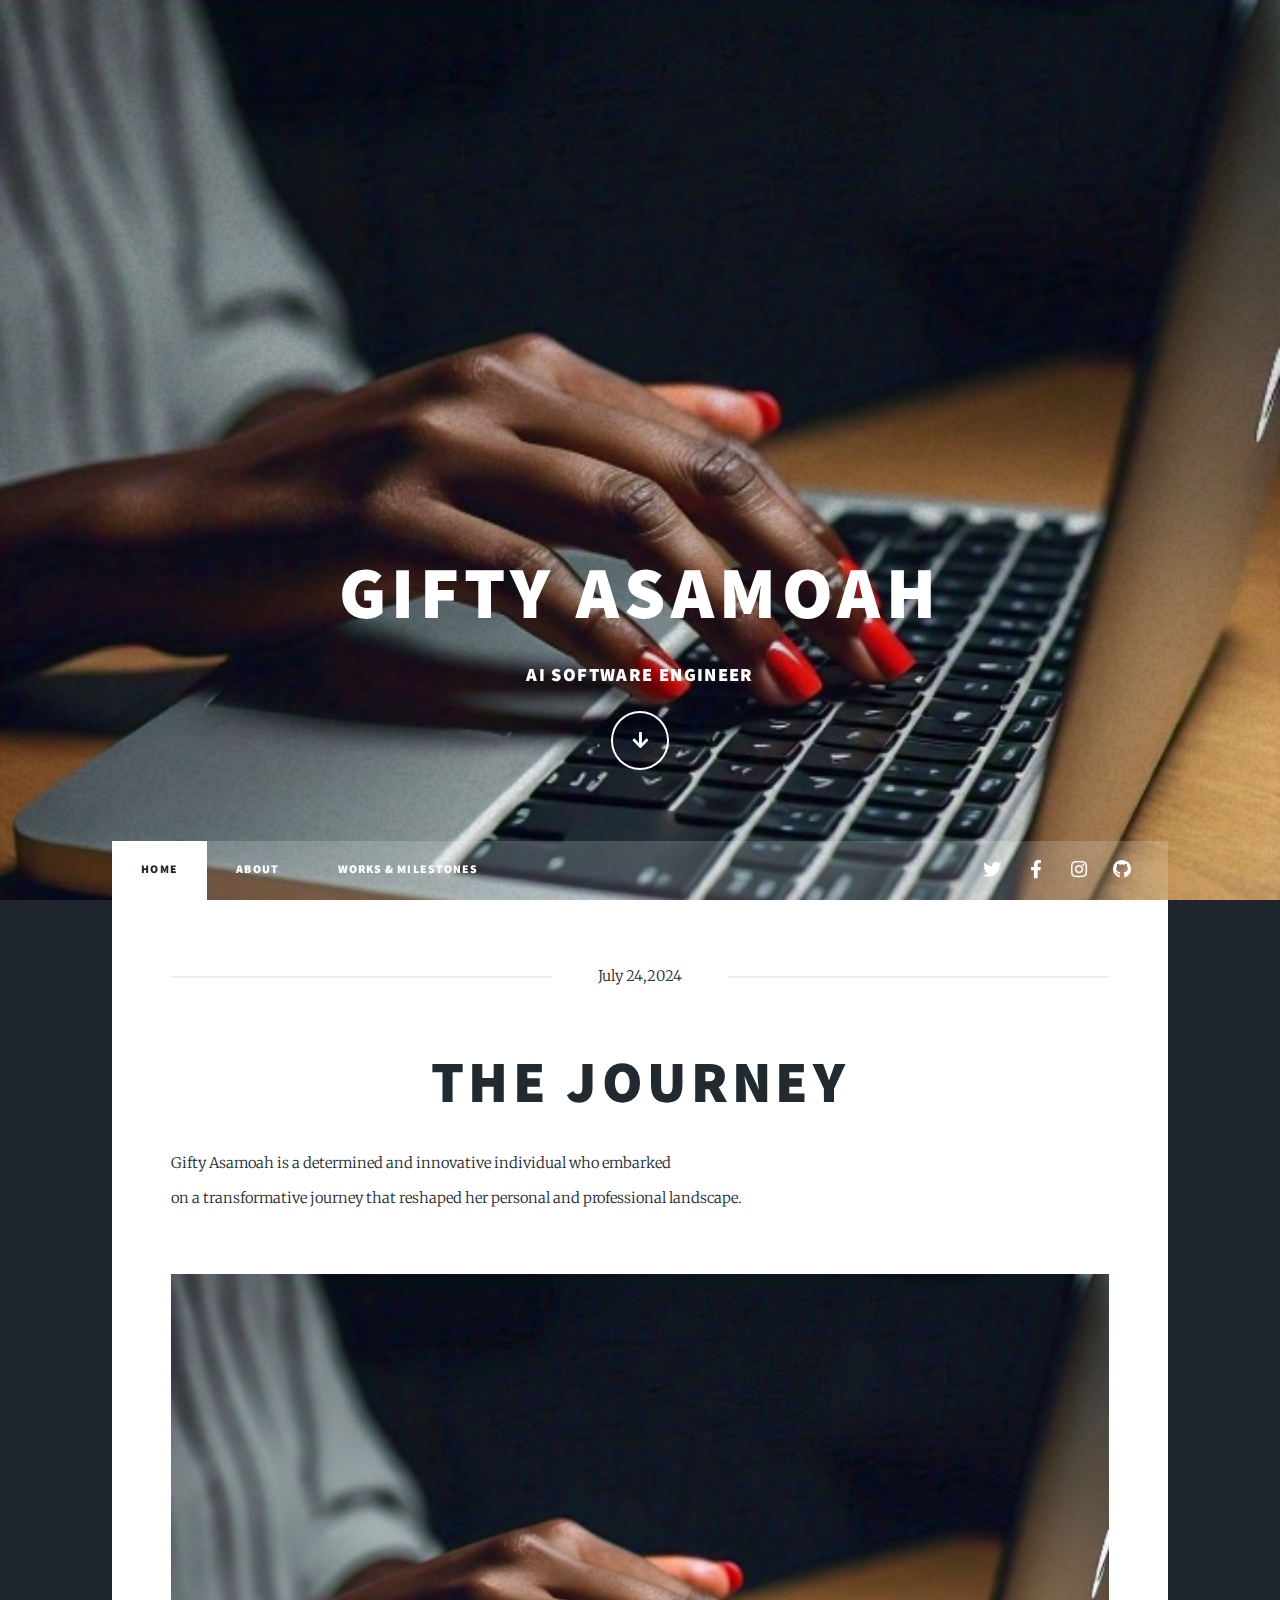
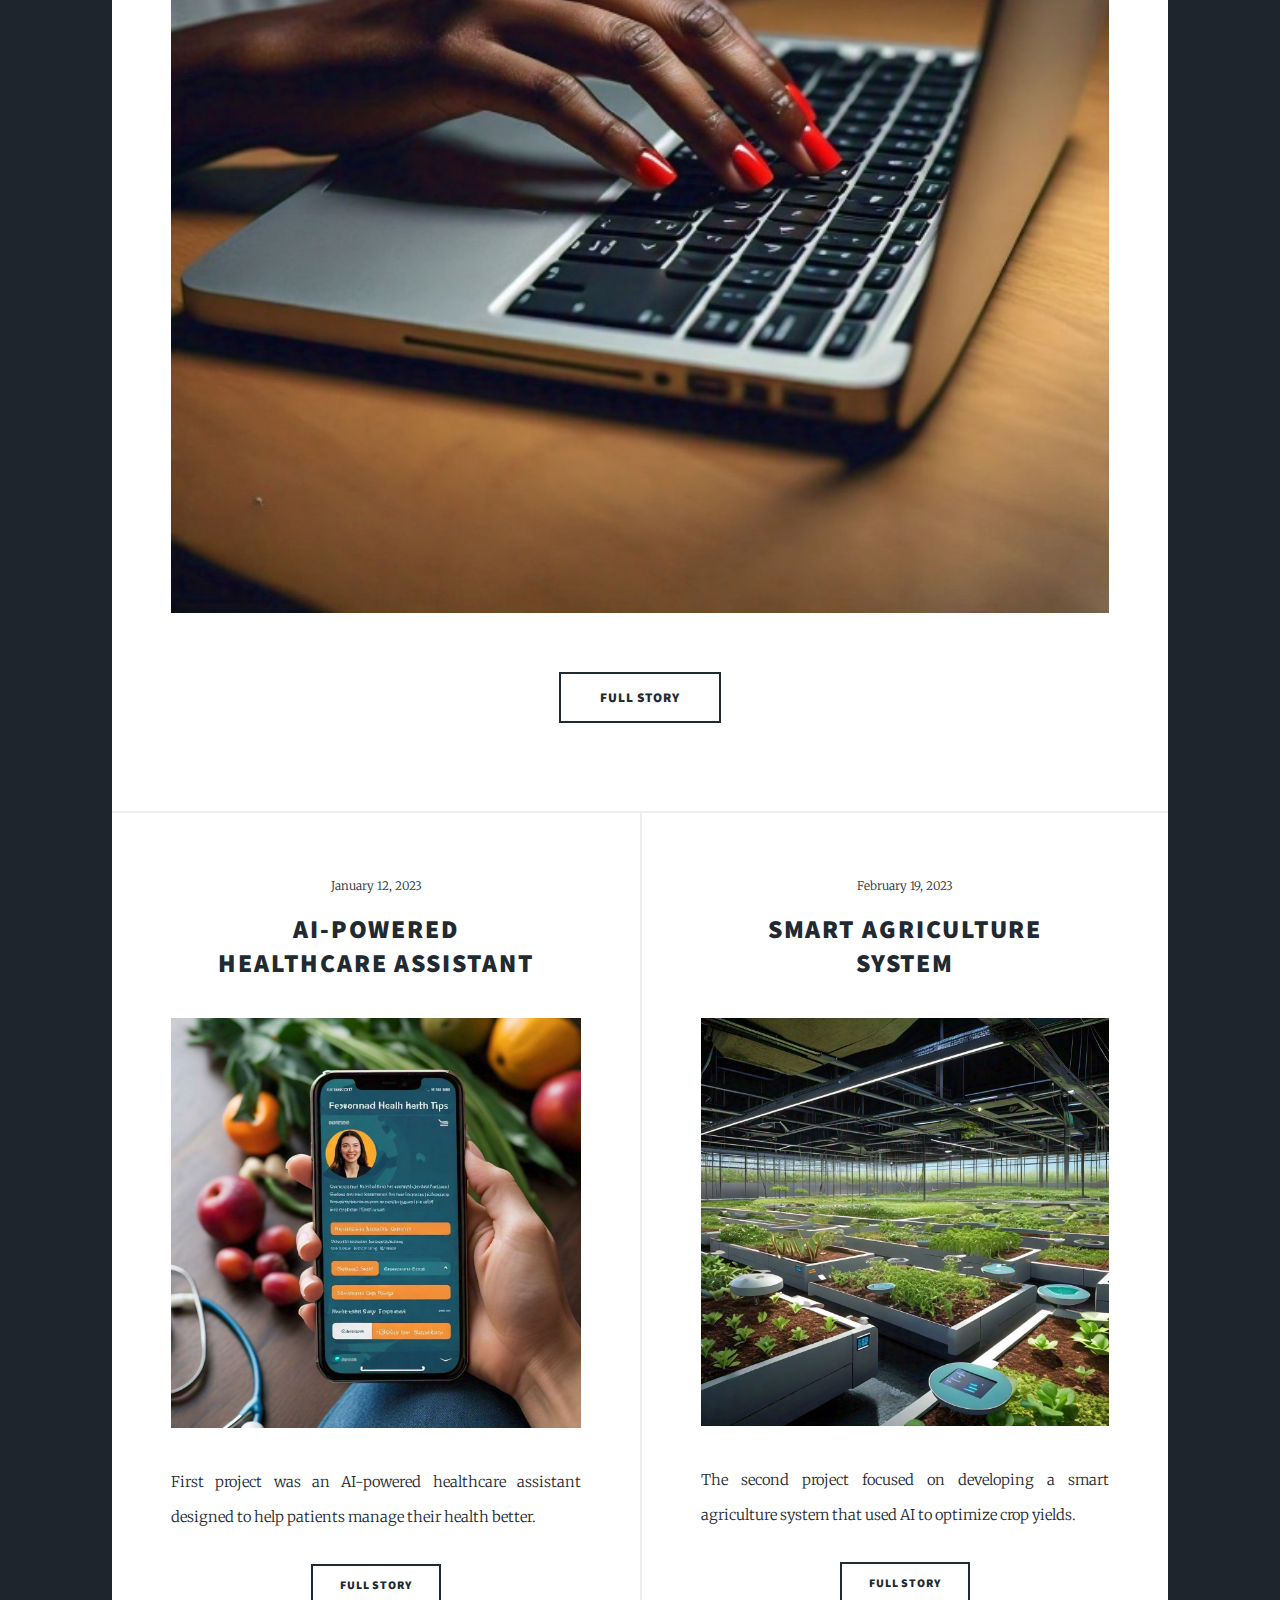
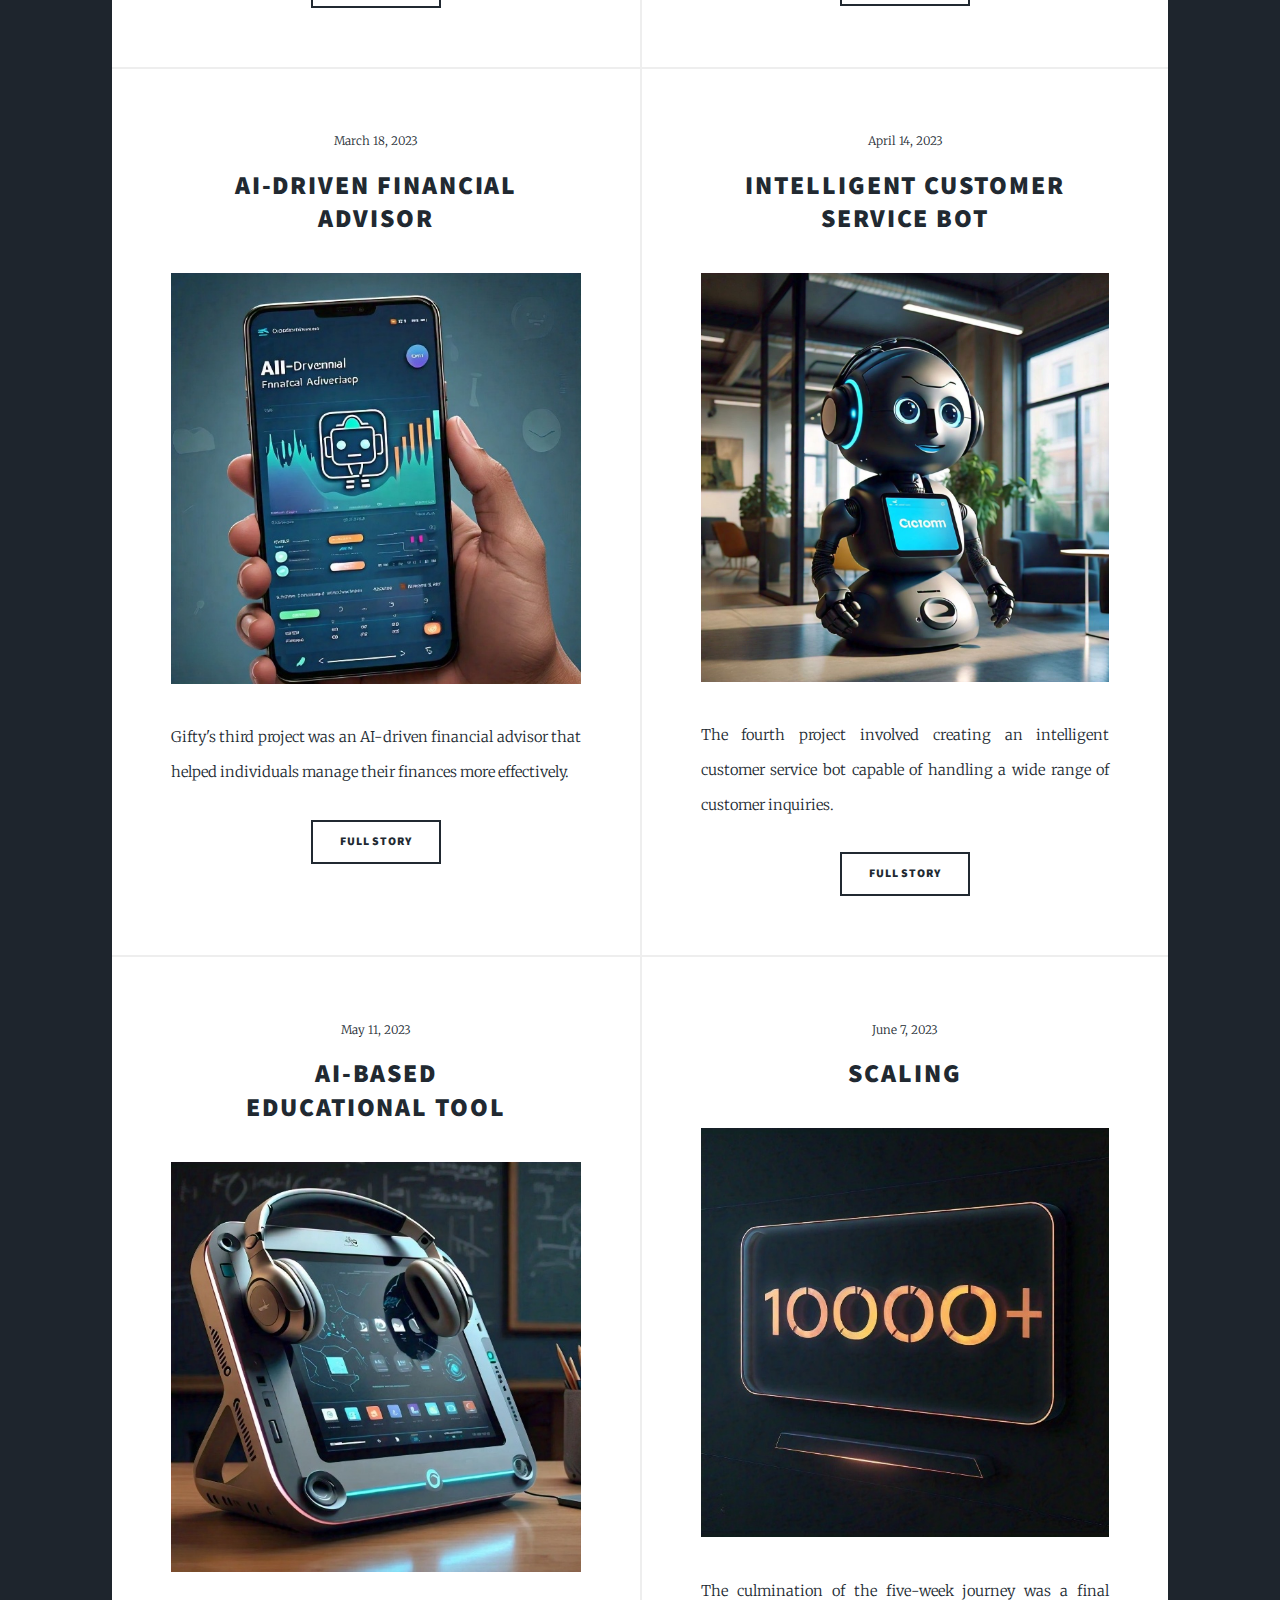
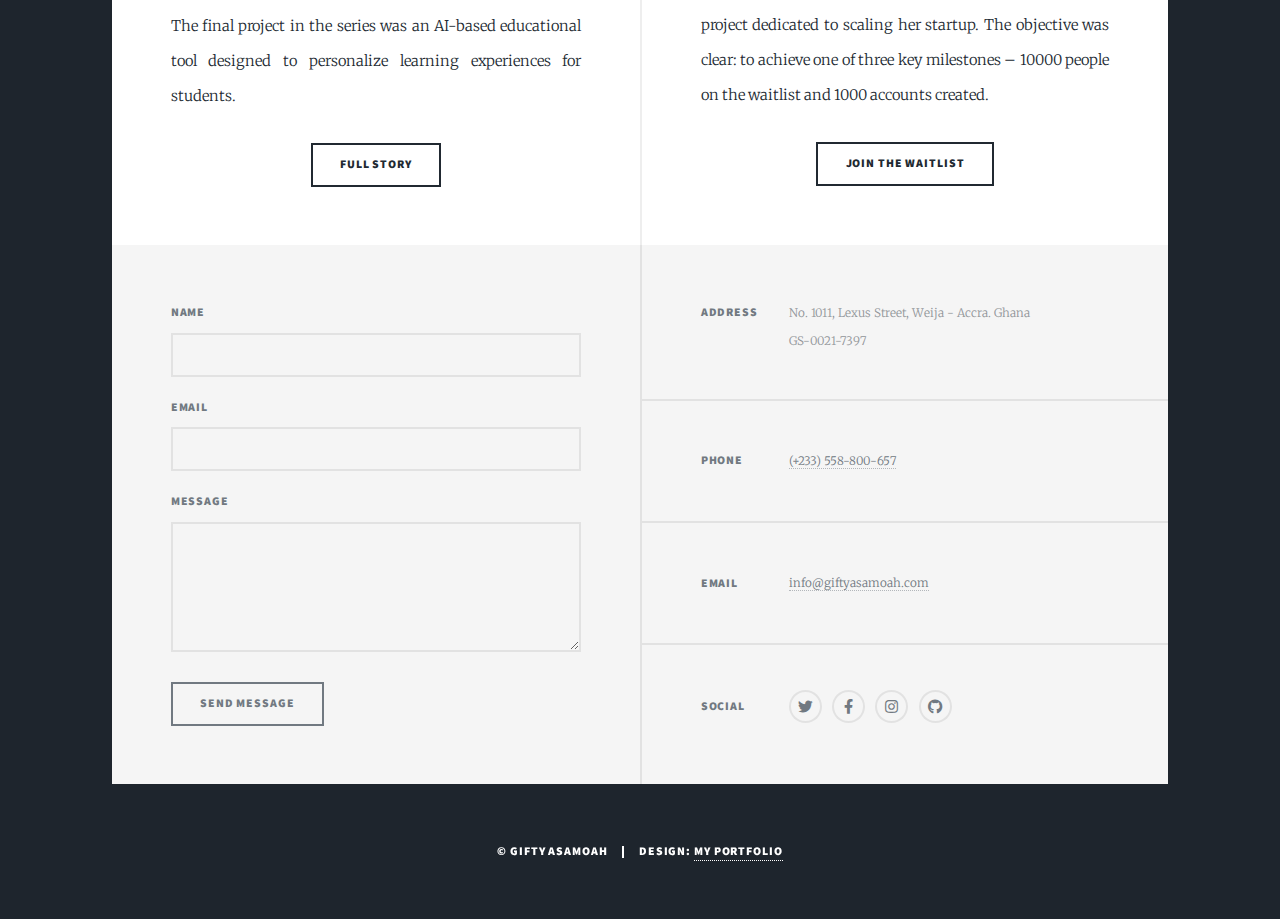
<file: index.html>
<!DOCTYPE HTML>
<!--
	Gifty Asamoah Portfolio
	html5up.net | @ajlkn
	Free for personal and commercial use under the CCA 3.0 license (html5up.net/license)
-->
<html>
	<head>
		<title>Gifty Asamoah Portfolio</title>
		<meta charset="utf-8" />
		<meta name="viewport" content="width=device-width, initial-scale=1, user-scalable=no" />
		<link rel="stylesheet" href="assets/css/main.css" />
		<noscript><link rel="stylesheet" href="assets/css/noscript.css" /></noscript>
	</head>
	<body class="is-preload">

		<!-- Wrapper -->
			<div id="wrapper" class="fade-in">

				<!-- Intro -->
					<div id="intro">
						<h1>Gifty Asamoah<br />
						
						<h3> AI Software Engineer</h3>
						<ul class="actions">
							<li><a href="#header" class="button icon solid solo fa-arrow-down scrolly">Continue</a></li>
						</ul>
					</div>

				<!-- Header -->
					<header id="header">
						<a href="index.html" class="logo">let's explore</a>
					</header>

				<!-- Nav -->
					<nav id="nav">
						<ul class="links">
							<li class="active"><a href="index.html">Home</a></li>
							<li><a href="generic.html">About</a></li>
							<li><a href="elements.html">Works & Milestones</a></li>
						</ul>
						<ul class="icons">
							<li><a href="#" class="icon brands fa-twitter"><span class="label">Twitter</span></a></li>
							<li><a href="#" class="icon brands fa-facebook-f"><span class="label">Facebook</span></a></li>
							<li><a href="#" class="icon brands fa-instagram"><span class="label">Instagram</span></a></li>
							<li><a href="#" class="icon brands fa-github"><span class="label">GitHub</span></a></li>
						</ul>
					</nav>

				<!-- Main -->
					<div id="main">

						<!-- Featured Post -->
							<article class="post featured">
								<header class="major">
									<span class="date">July 24,2024</span>
									<h2><a href="#">The Journey<br />
									</h2>
									<p>Gifty Asamoah is a determined and innovative individual who embarked <br />
										on a transformative journey that reshaped her personal and professional landscape.<br />
									</p>
								</header>
								<a href="#" class="image main"><img src="images/top top.jpg" alt="" /></a>
								<ul class="actions special">
									<li><a href="generic.html" class="button large">Full Story</a></li>
								</ul>
							</article>

						<!-- Posts -->
							<section class="posts">
								<article>
									<header>
										<span class="date">January 12, 2023</span>
										<h2><a href="#">AI-Powered <br />
											Healthcare Assistant</a></h2>
									</header>
									<a href="#" class="image fit"><img src="images/Ai healthcre assistant.png" alt="" /></a>
									<p>First project was an AI-powered healthcare assistant designed to help patients manage their health better.</p>
									<ul class="actions special">
										<li><a href="elements.html" class="button">Full Story</a></li>
									</ul>
								</article>
								<article>
									<header>
										<span class="date">February 19, 2023</span>
										<h2><a href="#">Smart Agriculture<br />
											System</a></h2>
									</header>
									<a href="#" class="image fit"><img src="images/ai agri.png" alt="" /></a>
									<p>The second project focused on developing a smart agriculture system that used AI to optimize crop yields.</p>
									<ul class="actions special">
										<li><a href="elements.html" class="button">Full Story</a></li>
									</ul>
								</article>
								<article>
									<header>
										<span class="date">March 18, 2023</span>
										<h2><a href="#">AI-Driven Financial<br />
											Advisor</a></h2>
									</header>
									<a href="#" class="image fit"><img src="images/financal advisor.jpg" alt="" /></a>
									<p>Gifty's third project was an AI-driven financial advisor that helped individuals manage their finances more effectively.</p>
									<ul class="actions special">
										<li><a href="elements.html" class="button">Full Story</a></li>
									</ul>
								</article>
								<article>
									<header>
										<span class="date">April 14, 2023</span>
										<h2><a href="#">Intelligent Customer<br />
										Service Bot</a></h2>
									</header>
									<a href="#" class="image fit"><img src="images/custoer service bot.png" alt="" /></a>
									<p>The fourth project involved creating an intelligent customer service bot capable of handling a wide range of customer inquiries.</p>
									<ul class="actions special">
										<li><a href="elements.html" class="button">Full Story</a></li>
									</ul>
								</article>
								<article>
									<header>
										<span class="date">May 11, 2023</span>
										<h2><a href="#">AI-Based <br />
										Educational Tool</a></h2>
									</header>
									<a href="#" class="image fit"><img src="images/edu1.jpg" alt="" /></a>
									<p>The final project in the series was an AI-based educational tool designed to personalize learning experiences for students.</p>
									<ul class="actions special">
										<li><a href="elements.html" class="button">Full Story</a></li>
									</ul>
								</article>
								<article>
									<header>
										<span class="date">June 7, 2023</span>
										<h2><a href="#">Scaling <br />
										</a></h2>
									</header>
									<a href="#" class="image fit"><img src="images/scalling.jpg" alt="" /></a>
									<p>The culmination of the five-week journey was a final project dedicated to scaling her startup. The objective was clear: to achieve one of three key milestones – 10000 people on the waitlist and 1000 accounts created.</p>
									<ul class="actions special">
										<li><a href="index.html#footer" class="button">Join the Waitlist</a></li>
									</ul>
								</article>
							</section>

						
					</div>

				<!-- Footer -->
					<footer id="footer">
						<section>
							<form method="post" action="#">
								<div class="fields">
									<div class="field">
										<label for="name">Name</label>
										<input type="text" name="name" id="name" />
									</div>
									<div class="field">
										<label for="email">Email</label>
										<input type="text" name="email" id="email" />
									</div>
									<div class="field">
										<label for="message">Message</label>
										<textarea name="message" id="message" rows="3"></textarea>
									</div>
								</div>
								<ul class="actions">
									<li><input type="submit" value="Send Message" /></li>
								</ul>
							</form>
						</section>
						<section class="split contact">
							<section class="alt">
								<h3>Address</h3>
								<p>No. 1011, Lexus Street, 
									Weija - Accra. Ghana<br />
									GS-0021-7397</p>
							</section>
							<section>
								<h3>Phone</h3>
								<p><a href="#">(+233) 558-800-657</a></p>
							</section>
							<section>
								<h3>Email</h3>
								<p><a href="#">info@giftyasamoah.com</a></p>
							</section>
							<section>
								<h3>Social</h3>
								<ul class="icons alt">
									<li><a href="#" class="icon brands alt fa-twitter"><span class="label">Twitter</span></a></li>
									<li><a href="#" class="icon brands alt fa-facebook-f"><span class="label">Facebook</span></a></li>
									<li><a href="#" class="icon brands alt fa-instagram"><span class="label">Instagram</span></a></li>
									<li><a href="#" class="icon brands alt fa-github"><span class="label">GitHub</span></a></li>
								</ul>
							</section>
						</section>
					</footer>

				<!-- Copyright -->
					<div id="copyright">
						<ul><li>&copy; GIFTY ASAMOAH</li><li>Design: <a href="https://gifty-asamoah-portfolio.vercel.app/index.html#">MY PORTFOLIO</a></li></ul>
					</div>

			</div>

		<!-- Scripts -->
			<script src="assets/js/jquery.min.js"></script>
			<script src="assets/js/jquery.scrollex.min.js"></script>
			<script src="assets/js/jquery.scrolly.min.js"></script>
			<script src="assets/js/browser.min.js"></script>
			<script src="assets/js/breakpoints.min.js"></script>
			<script src="assets/js/util.js"></script>
			<script src="assets/js/main.js"></script>

	</body>
</html>
</file>
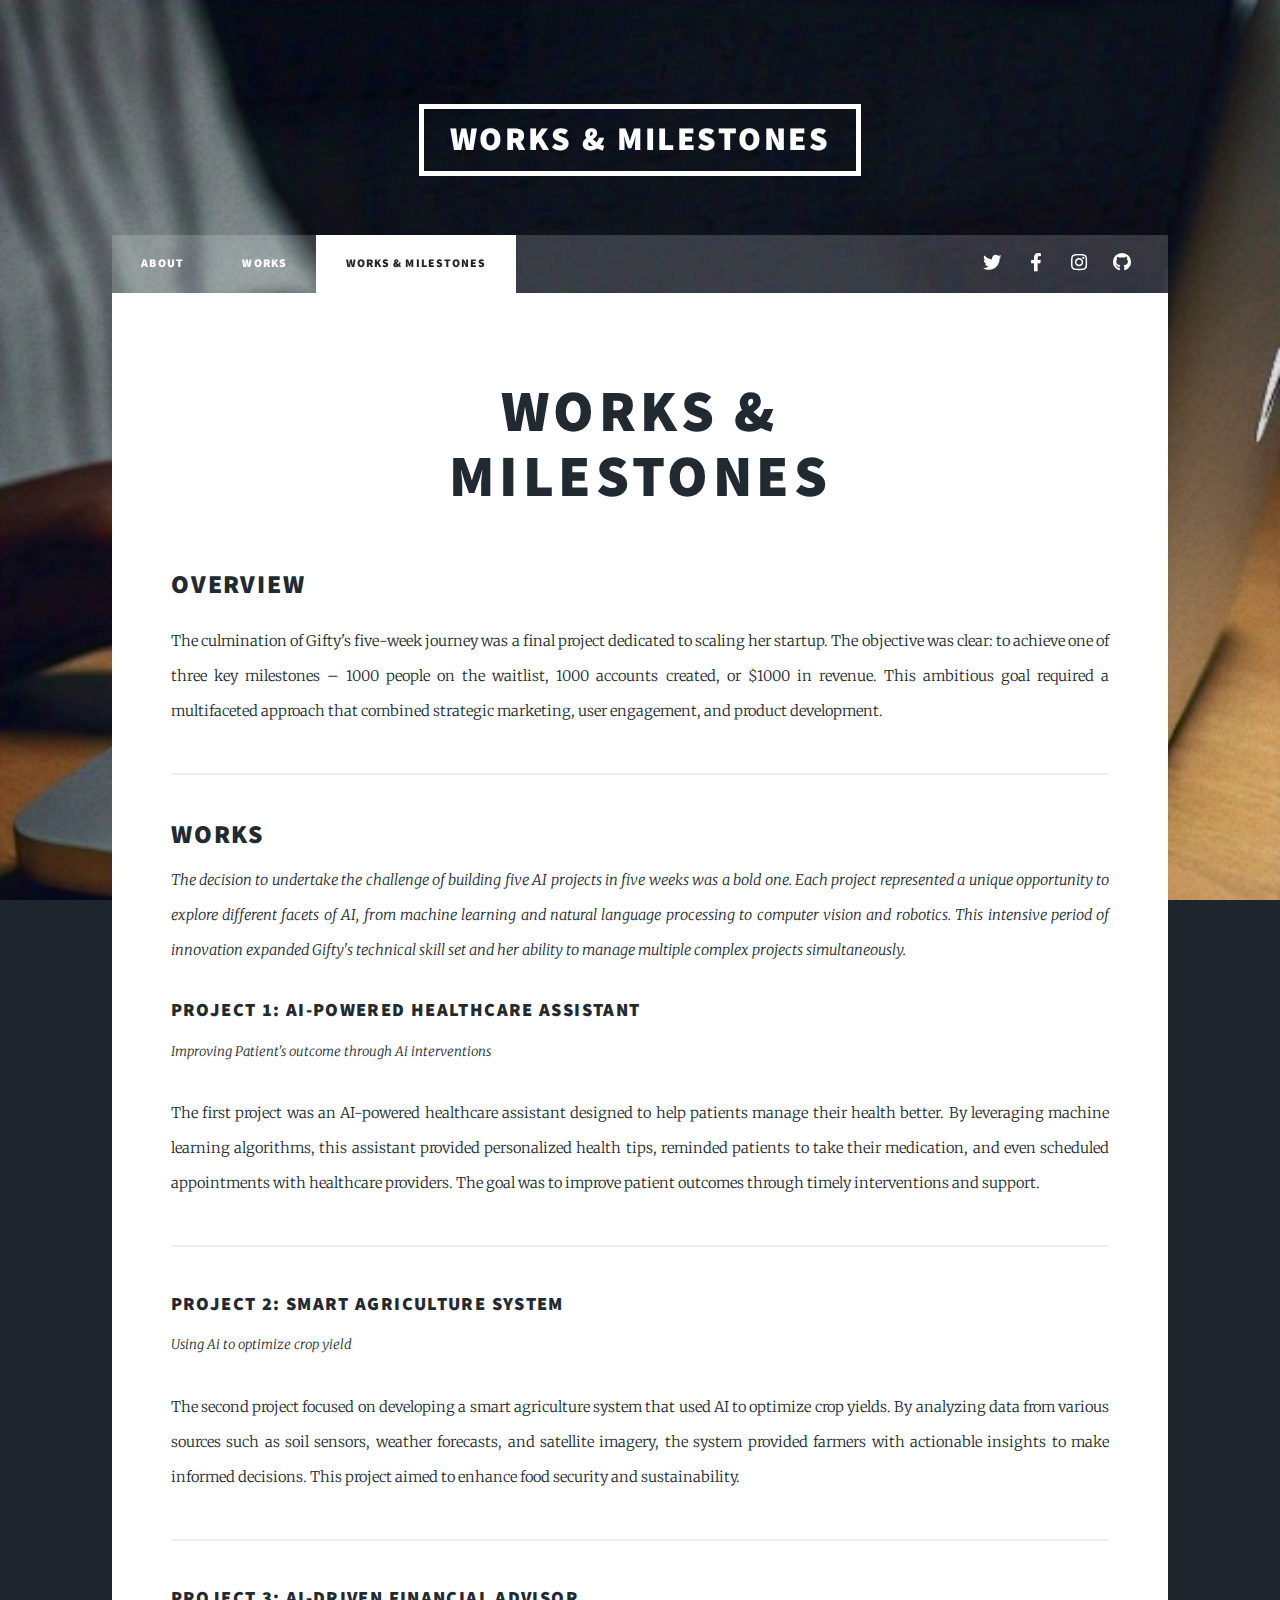
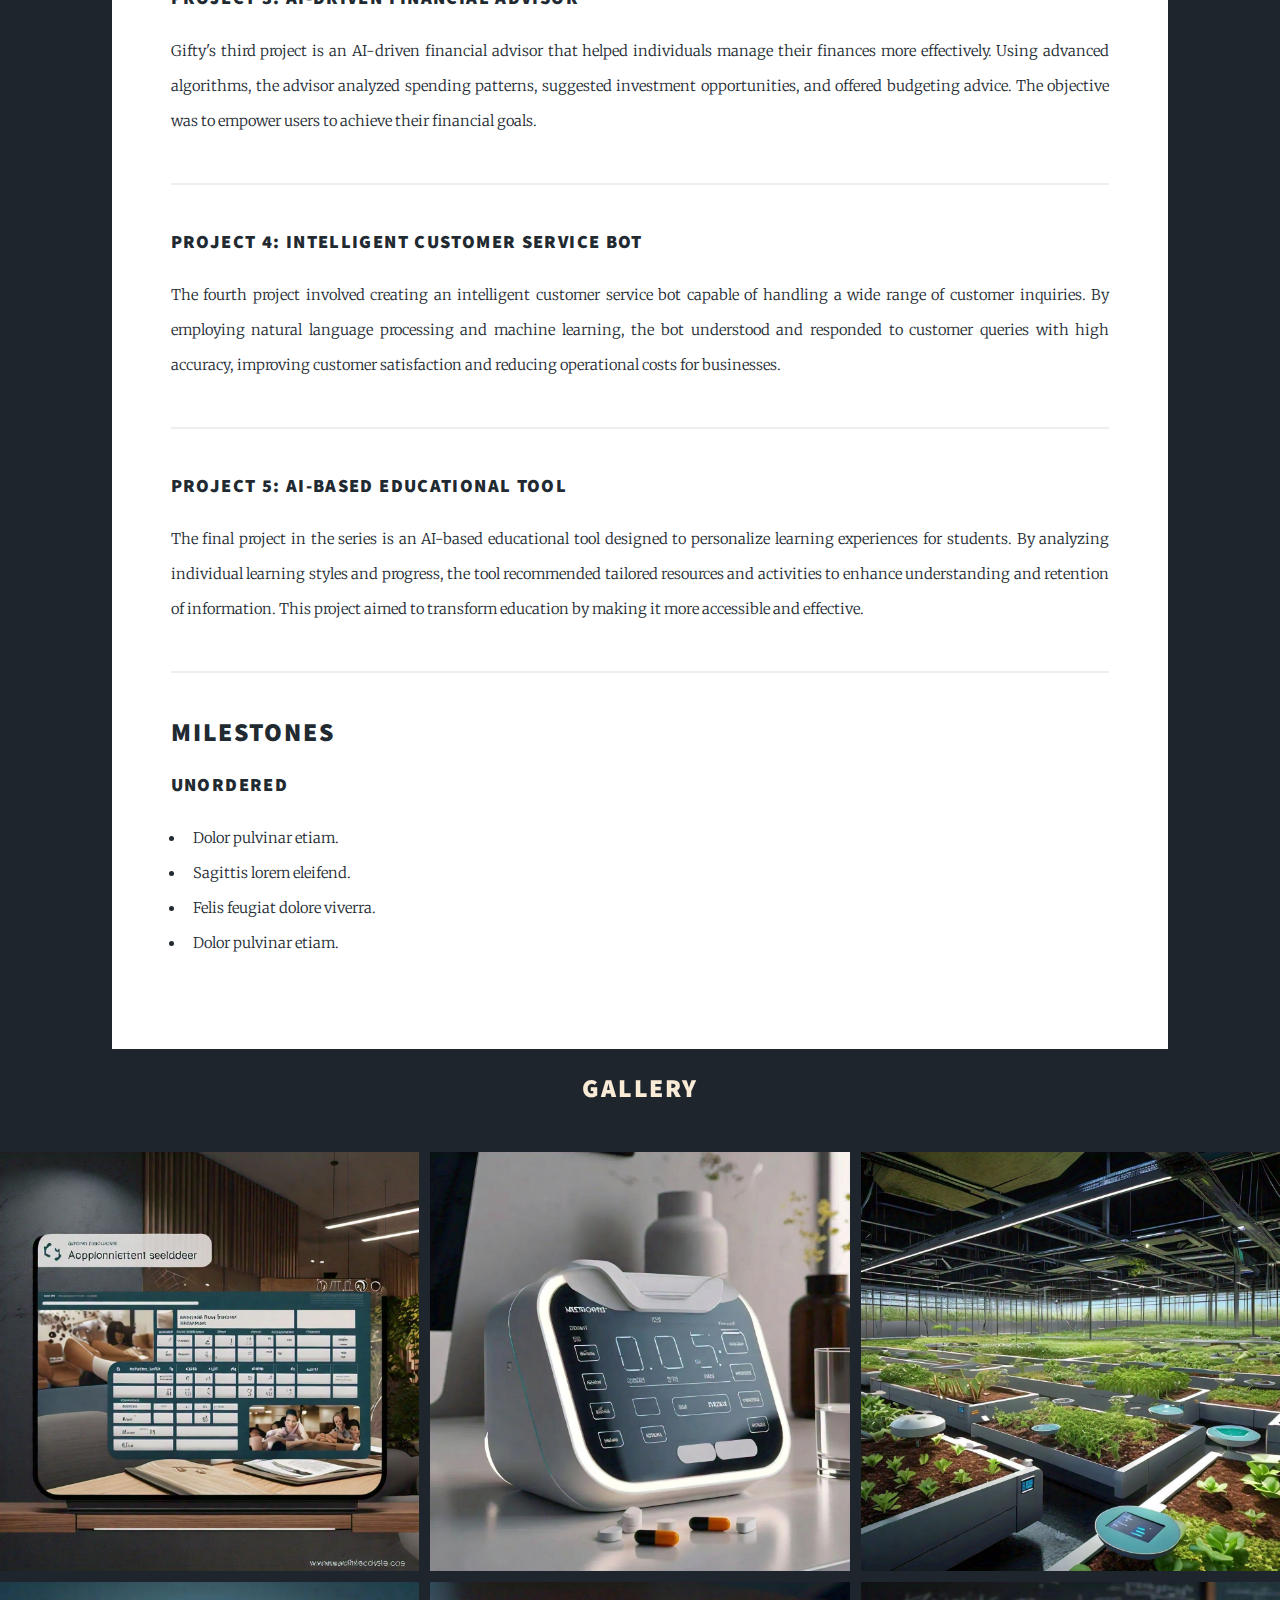
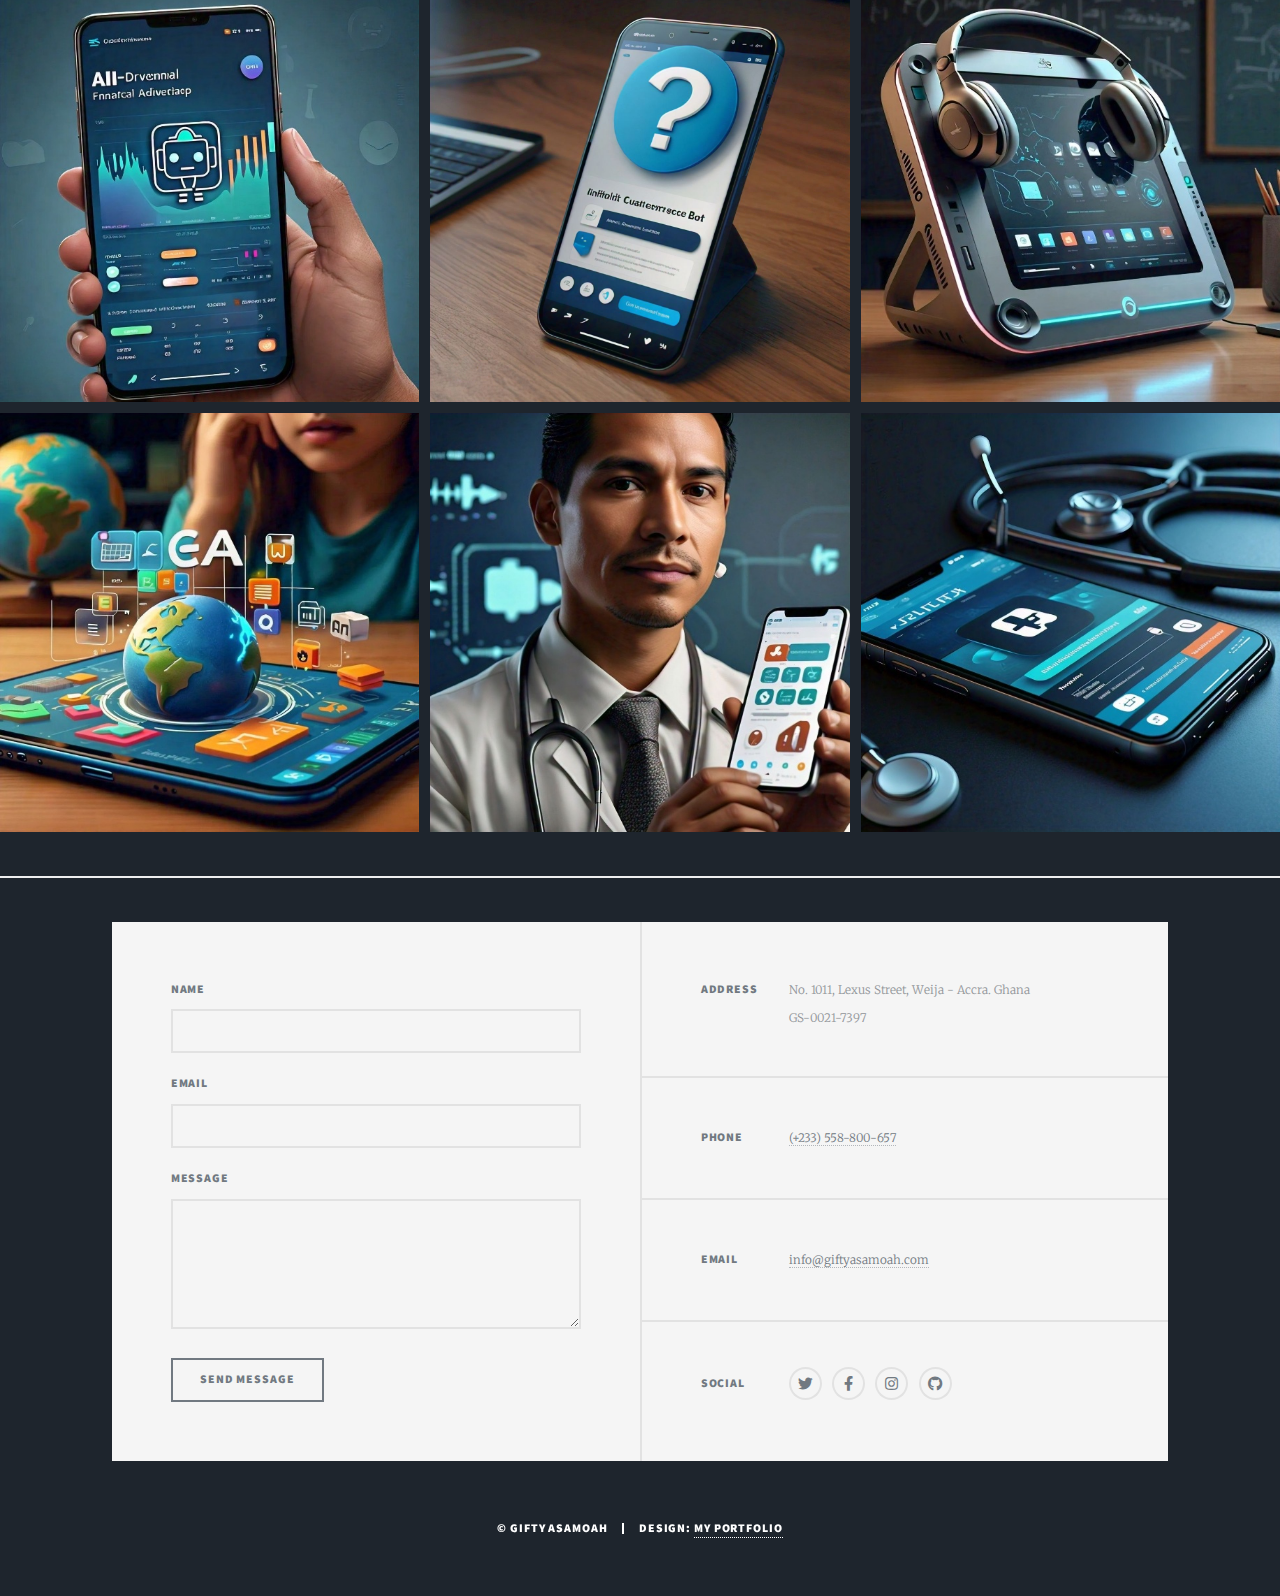
<file: elements.html>
<!DOCTYPE HTML>
<!--
	Gifty Asamoah Portfolio
	html5up.net | @ajlkn
	Free for personal and commercial use under the CCA 3.0 license (html5up.net/license)
-->
<html>
	<head>
		<title>Milestones</title>
		<meta charset="utf-8" />
		<meta name="viewport" content="width=device-width, initial-scale=1, user-scalable=no" />
		<link rel="stylesheet" href="assets/css/main.css" />
		<noscript><link rel="stylesheet" href="assets/css/noscript.css" /></noscript>
	</head>
	<body class="is-preload">

		<!-- Wrapper -->
			<div id="wrapper">

				<!-- Header -->
					<header id="header">
						<a href="index.html" class="logo">WORKS & MILESTONES</a>
					</header>

				<!-- Nav -->
					<nav id="nav">
						<ul class="links">
							<li><a href="index.html">About</a></li>
							<li><a href="generic.html">Works</a></li>
							<li class="active"><a href="elements.html">Works & Milestones</a></li>
						</ul>
						<ul class="icons">
							<li><a href="#" class="icon brands fa-twitter"><span class="label">Twitter</span></a></li>
							<li><a href="#" class="icon brands fa-facebook-f"><span class="label">Facebook</span></a></li>
							<li><a href="#" class="icon brands fa-instagram"><span class="label">Instagram</span></a></li>
							<li><a href="#" class="icon brands fa-github"><span class="label">GitHub</span></a></li>
						</ul>
					</nav>

				<!-- Main -->
					<div id="main">

						<!-- Post -->
							<section class="post">
								<header class="major">
									<h1>Works &<br />
									Milestones</h1>
								</header>

								<!-- Text stuff -->
									<h2>Overview</h2>
									<p>The culmination of Gifty's five-week journey was a final project dedicated to scaling her startup. The objective was clear: to achieve one of three key milestones – 1000 people on the waitlist, 1000 accounts created, or $1000 in revenue. This ambitious goal required a multifaceted approach that combined strategic marketing, user engagement, and product development.</p>
									<hr />
									
									<header>
										<h2>WORKS</h2>
										<p>The decision to undertake the challenge of building five AI projects in five weeks was a bold one. Each project represented a unique opportunity to explore different facets of AI, from machine learning and natural language processing to computer vision and robotics. This intensive period of innovation expanded Gifty's technical skill set and her ability to manage multiple complex projects simultaneously.</p>
									</header>
									<header>
										<h3>Project 1: AI-Powered Healthcare Assistant</h3>
										<p>Improving Patient's outcome through Ai interventions</p>
									</header>
									<p> The first project was an AI-powered healthcare assistant designed to help patients manage their health better. By leveraging machine learning algorithms, this assistant provided personalized health tips, reminded patients to take their medication, and even scheduled appointments with healthcare providers. The goal was to improve patient outcomes through timely interventions and support.</p>
											<hr />
									<header>
										
										<h3>Project 2: Smart Agriculture System</h3>
												<p>Using Ai to optimize crop yield</p>
											</header>
											<p> The second project focused on developing a smart agriculture system that used AI to optimize crop yields. By analyzing data from various sources such as soil sensors, weather forecasts, and satellite imagery, the system provided farmers with actionable insights to make informed decisions. This project aimed to enhance food security and sustainability.</p>
													<hr />

										<h3>Project 3: AI-Driven Financial Advisor</h3>
											</header>
												<p> Gifty's third project is an AI-driven financial advisor that helped individuals manage their finances more effectively. Using advanced algorithms, the advisor analyzed spending patterns, suggested investment opportunities, and offered budgeting advice. The objective was to empower users to achieve their financial goals.</p>
														<hr />
										<header>

										<h3>Project 4:  Intelligent Customer Service Bot</h3>
										</header>
										<p> The fourth project involved creating an intelligent customer service bot capable of handling a wide range of customer inquiries. By employing natural language processing and machine learning, the bot understood and responded to customer queries with high accuracy, improving customer satisfaction and reducing operational costs for businesses.</p>
												<hr />

										<h3>Project 5: AI-Based Educational Tool</h3>
												
											</header>
											<p> The final project in the series is an AI-based educational tool designed to personalize learning experiences for students. By analyzing individual learning styles and progress, the tool recommended tailored resources and activities to enhance understanding and retention of information. This project aimed to transform education by making it more accessible and effective.</p>
													<hr />
									<header>
								<header>

								<!-- Lists -->
									<h2>MILESTONES</h2>
									<div class="row">
										<div class="col-6 col-12-small">

											<h3>Unordered</h3>
											<ul>
												<li>Dolor pulvinar etiam.</li>
												<li>Sagittis lorem eleifend.</li>
												<li>Felis feugiat dolore viverra.</li>
												<li>Dolor pulvinar etiam.</li>
											</ul>

											
										</div>
										
											
											</ul>
											<!-- <ul class="icons alt">
												<li><a href="#" class="icon brands alt fa-twitter"><span class="label">Twitter</span></a></li>
												<li><a href="#" class="icon brands alt fa-facebook-f"><span class="label">Facebook</span></a></li>
												<li><a href="#" class="icon brands alt fa-instagram"><span class="label">Instagram</span></a></li>
												<li><a href="#" class="icon brands alt fa-github"><span class="label">Github</span></a></li>
												<li><a href="#" class="icon brands alt fa-dribbble"><span class="label">Dribbble</span></a></li>
											</ul> -->

										</div>
									</div>
									
								
									<center>
										<h2 style="color: antiquewhite; padding: 24px;">
											GALLERY
										</h2>
									</center>
									
									<!-- <span class="image fit"><img src="images/pic01.jpg" alt="" /></span> -->
									<div class="box alt">
										<div class="row gtr-50 gtr-uniform">
											<div class="col-4"><span class="image fit"><img src="images/health appointent.png" alt="" /></span></div>
											<div class="col-4"><span class="image fit"><img src="images/healthcare assistant 2.png" alt="" /></span></div>
											<div class="col-4"><span class="image fit"><img src="images/ai agri.png" alt="" /></span></div>
											<!-- Break -->
											<div class="col-4"><span class="image fit"><img src="images/financal advisor.jpg" alt="" /></span></div>
											<div class="col-4"><span class="image fit"><img src="images/bot 2.png" alt="" /></span></div>
											<div class="col-4"><span class="image fit"><img src="images/edu1.jpg" alt="" /></span></div>
											<!-- Break -->
											<div class="col-4"><span class="image fit"><img src="images/edu2.jpg" alt="" /></span></div>
											<div class="col-4"><span class="image fit"><img src="images/edic gallery.jpg" alt="" /></span></div>
											<div class="col-4"><span class="image fit"><img src="images/healthh.jpg" alt="" /></span></div>
										</div>
									</div>

									<hr />

								

				<!-- Footer -->
					<footer id="footer">
						<section>
							<form method="post" action="#">
								<div class="fields">
									<div class="field">
										<label for="name">Name</label>
										<input type="text" name="name" id="name" />
									</div>
									<div class="field">
										<label for="email">Email</label>
										<input type="text" name="email" id="email" />
									</div>
									<div class="field">
										<label for="message">Message</label>
										<textarea name="message" id="message" rows="3"></textarea>
									</div>
								</div>
								<ul class="actions">
									<li><input type="submit" value="Send Message" /></li>
								</ul>
							</form>
						</section>
						<section class="split contact">
							<section class="alt">
								<h3>Address</h3>
								<p>No. 1011, Lexus Street, 
									Weija - Accra. Ghana<br />
									GS-0021-7397</p>
							</section>
							<section>
								<h3>Phone</h3>
								<p><a href="#">(+233) 558-800-657</a></p>
							</section>
							<section>
								<h3>Email</h3>
								<p><a href="#">info@giftyasamoah.com</a></p>
							</section>
							<section>
								<h3>Social</h3>
								<ul class="icons alt">
									<li><a href="#" class="icon brands alt fa-twitter"><span class="label">Twitter</span></a></li>
									<li><a href="#" class="icon brands alt fa-facebook-f"><span class="label">Facebook</span></a></li>
									<li><a href="#" class="icon brands alt fa-instagram"><span class="label">Instagram</span></a></li>
									<li><a href="#" class="icon brands alt fa-github"><span class="label">GitHub</span></a></li>
								</ul>
							</section>
						</section>
					</footer>

				<!-- Copyright -->
				<div id="copyright">
					<ul><li>&copy; GIFTY ASAMOAH</li><li>Design: <a href="https://gifty-asamoah-portfolio.vercel.app/index.html#">MY PORTFOLIO</a></li></ul>
				</div>

			</div>

		<!-- Scripts -->
			<script src="assets/js/jquery.min.js"></script>
			<script src="assets/js/jquery.scrollex.min.js"></script>
			<script src="assets/js/jquery.scrolly.min.js"></script>
			<script src="assets/js/browser.min.js"></script>
			<script src="assets/js/breakpoints.min.js"></script>
			<script src="assets/js/util.js"></script>
			<script src="assets/js/main.js"></script>

	</body>
</html>
</file>
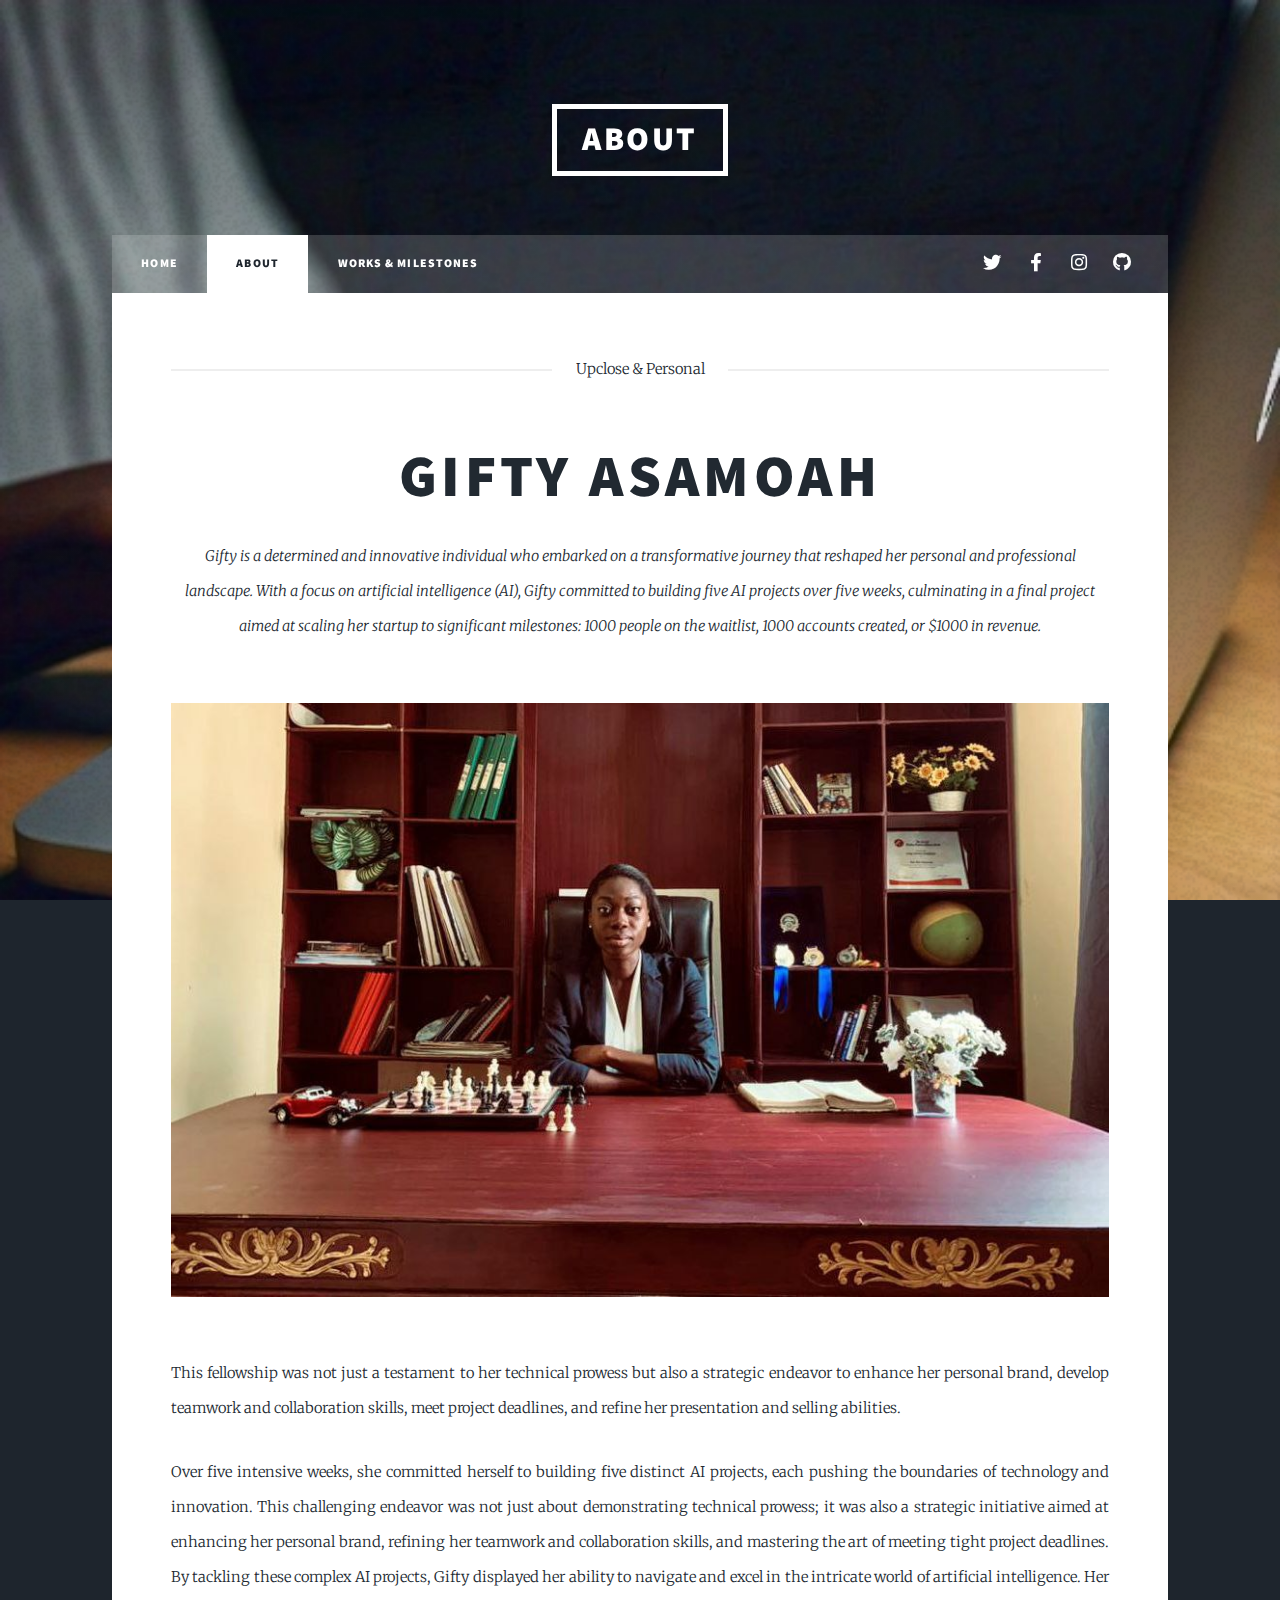
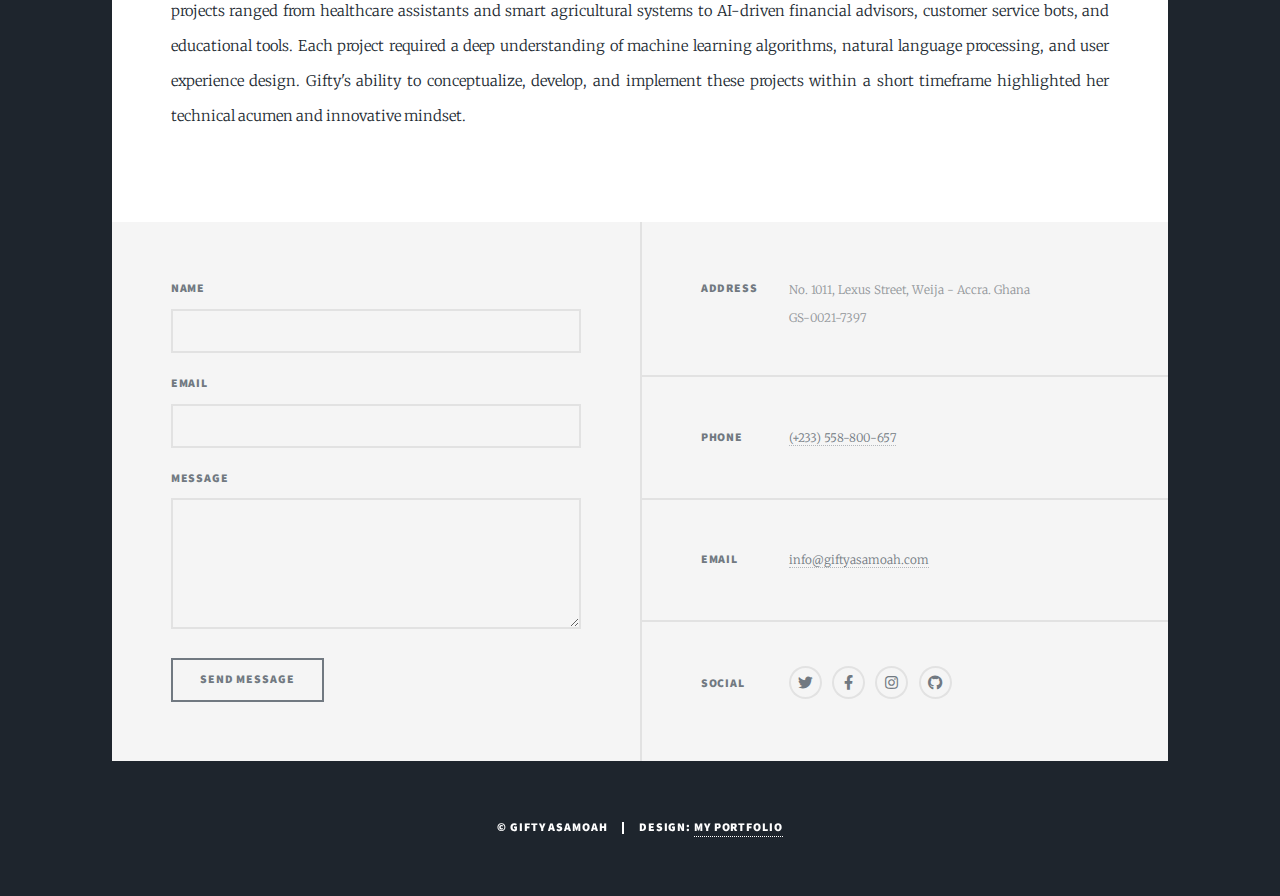
<file: generic.html>
<!DOCTYPE HTML>
<!--
	Gifty Asamoah Portfolio
	html5up.net | @ajlkn
	Free for personal and commercial use under the CCA 3.0 license (html5up.net/license)
-->
<html>
	<head>
		<title>Works - Works</title>
		<meta charset="utf-8" />
		<meta name="viewport" content="width=device-width, initial-scale=1, user-scalable=no" />
		<link rel="stylesheet" href="assets/css/main.css" />
		<noscript><link rel="stylesheet" href="assets/css/noscript.css" /></noscript>
	</head>
	<body class="is-preload">

		<!-- Wrapper -->
			<div id="wrapper">

				<!-- Header -->
					<header id="header">
						<a href="index.html" class="logo">ABOUT</a>
					</header>

				<!-- Nav -->
					<nav id="nav">
						<ul class="links">
							<li><a href="index.html">Home</a></li>
							<li class="active"><a href="generic.html">About</a></li>
							<li><a href="elements.html">Works & Milestones</a></li>
						</ul>
						<ul class="icons">
							<li><a href="#" class="icon brands fa-twitter"><span class="label">Twitter</span></a></li>
							<li><a href="#" class="icon brands fa-facebook-f"><span class="label">Facebook</span></a></li>
							<li><a href="#" class="icon brands fa-instagram"><span class="label">Instagram</span></a></li>
							<li><a href="#" class="icon brands fa-github"><span class="label">GitHub</span></a></li>
						</ul>
					</nav>

				<!-- Main -->
					<div id="main">

						<!-- Post -->
							<section class="post">
								<header class="major">
									<span class="date">Upclose & Personal</span>
									<h2>Gifty Asamoah</h2>
									<p>Gifty is a determined and innovative individual who embarked on a transformative journey that reshaped her personal and professional landscape. With a focus on artificial intelligence (AI), Gifty committed to building five AI projects over five weeks, culminating in a final project aimed at scaling her startup to significant milestones: 1000 people on the waitlist, 1000 accounts created, or $1000 in revenue.</p>
								</header>
								<div class="image main"><img src="images/journey.jpg" alt="" /></div>
								<p>This fellowship was not just a testament to her technical prowess but also a strategic endeavor to enhance her personal brand, develop teamwork and collaboration skills, meet project deadlines, and refine her presentation and selling abilities.</p>
								<p>Over five intensive weeks, she committed herself to building five distinct AI projects, each pushing the boundaries of technology and innovation. This challenging endeavor was not just about demonstrating technical prowess; it was also a strategic initiative aimed at enhancing her personal brand, refining her teamwork and collaboration skills, and mastering the art of meeting tight project deadlines.

									By tackling these complex AI projects, Gifty displayed her ability to navigate and excel in the intricate world of artificial intelligence. Her projects ranged from healthcare assistants and smart agricultural systems to AI-driven financial advisors, customer service bots, and educational tools. Each project required a deep understanding of machine learning algorithms, natural language processing, and user experience design. Gifty's ability to conceptualize, develop, and implement these projects within a short timeframe highlighted her technical acumen and innovative mindset.</p>
							</section>

					</div>

				<!-- Footer -->
					<footer id="footer">
						<section>
							<form method="post" action="#">
								<div class="fields">
									<div class="field">
										<label for="name">Name</label>
										<input type="text" name="name" id="name" />
									</div>
									<div class="field">
										<label for="email">Email</label>
										<input type="text" name="email" id="email" />
									</div>
									<div class="field">
										<label for="message">Message</label>
										<textarea name="message" id="message" rows="3"></textarea>
									</div>
								</div>
								<ul class="actions">
									<li><input type="submit" value="Send Message" /></li>
								</ul>
							</form>
						</section>
						<section class="split contact">
							<section class="alt">
								<h3>Address</h3>
								<p>No. 1011, Lexus Street, 
									Weija - Accra. Ghana<br />
									GS-0021-7397</p>
							</section>
							<section>
								<h3>Phone</h3>
								<p><a href="#">(+233) 558-800-657</a></p>
							</section>
							<section>
								<h3>Email</h3>
								<p><a href="#">info@giftyasamoah.com</a></p>
							</section>
							<section>
								<h3>Social</h3>
								<ul class="icons alt">
									<li><a href="#" class="icon brands alt fa-twitter"><span class="label">Twitter</span></a></li>
									<li><a href="#" class="icon brands alt fa-facebook-f"><span class="label">Facebook</span></a></li>
									<li><a href="#" class="icon brands alt fa-instagram"><span class="label">Instagram</span></a></li>
									<li><a href="#" class="icon brands alt fa-github"><span class="label">GitHub</span></a></li>
								</ul>
							</section>
						</section>
					</footer>

				<!-- Copyright -->
				<div id="copyright">
					<ul><li>&copy; GIFTY ASAMOAH</li><li>Design: <a href="https://gifty-asamoah-portfolio.vercel.app/index.html#">MY PORTFOLIO</a></li></ul>
				</div>

			</div>

		<!-- Scripts -->
			<script src="assets/js/jquery.min.js"></script>
			<script src="assets/js/jquery.scrollex.min.js"></script>
			<script src="assets/js/jquery.scrolly.min.js"></script>
			<script src="assets/js/browser.min.js"></script>
			<script src="assets/js/breakpoints.min.js"></script>
			<script src="assets/js/util.js"></script>
			<script src="assets/js/main.js"></script>

	</body>
</html>
</file>
<file: assets/css/main.css>
@import url(fontawesome-all.min.css);
@import url("https://fonts.googleapis.com/css?family=Merriweather:300,700,300italic,700italic|Source+Sans+Pro:900");

/*
	Gifty Asamoah Portfolio
	html5up.net | @ajlkn
	Free for personal and commercial use under the CCA 3.0 license (html5up.net/license)
*/

html, body, div, span, applet, object,
iframe, h1, h2, h3, h4, h5, h6, p, blockquote,
pre, a, abbr, acronym, address, big, cite,
code, del, dfn, em, img, ins, kbd, q, s, samp,
small, strike, strong, sub, sup, tt, var, b,
u, i, center, dl, dt, dd, ol, ul, li, fieldset,
form, label, legend, table, caption, tbody,
tfoot, thead, tr, th, td, article, aside,
canvas, details, embed, figure, figcaption,
footer, header, hgroup, menu, nav, output, ruby,
section, summary, time, mark, audio, video {
	margin: 0;
	padding: 0;
	border: 0;
	font-size: 100%;
	font: inherit;
	vertical-align: baseline;}

article, aside, details, figcaption, figure,
footer, header, hgroup, menu, nav, section {
	display: block;}

body {
	line-height: 1;
}

ol, ul {
	list-style: none;
}

blockquote, q {
	quotes: none;
}

	blockquote:before, blockquote:after, q:before, q:after {
		content: '';
		content: none;
	}

table {
	border-collapse: collapse;
	border-spacing: 0;
}

body {
	-webkit-text-size-adjust: none;
}

mark {
	background-color: transparent;
	color: inherit;
}

input::-moz-focus-inner {
	border: 0;
	padding: 0;
}

input, select, textarea {
	-moz-appearance: none;
	-webkit-appearance: none;
	-ms-appearance: none;
	appearance: none;
}

/* Basic */

	@-ms-viewport {
		width: device-width;
	}

	body {
		-ms-overflow-style: scrollbar;
	}

	@media screen and (max-width: 480px) {

		html, body {
			min-width: 320px;
		}

	}

	html {
		box-sizing: border-box;
	}

	*, *:before, *:after {
		box-sizing: inherit;
	}

	body {
		background-color: #1e252d;
	}

		body.is-preload *, body.is-preload *:before, body.is-preload *:after {
			-moz-animation: none !important;
			-webkit-animation: none !important;
			-ms-animation: none !important;
			animation: none !important;
			-moz-transition: none !important;
			-webkit-transition: none !important;
			-ms-transition: none !important;
			transition: none !important;
		}

/* Type */

	html {
		font-size: 16pt;
	}

		@media screen and (max-width: 1680px) {

			html {
				font-size: 12pt;
			}

		}

		@media screen and (max-width: 1280px) {

			html {
				font-size: 11pt;
			}

		}

		@media screen and (max-width: 360px) {

			html {
				font-size: 10pt;
			}

		}

	body {
		color: #212931;
	}

	body, input, select, textarea {
		font-family: "Merriweather", Georgia, serif;
		font-weight: 300;
		font-size: 1rem;
		line-height: 2.375;
	}

	a {
		-moz-transition: color 0.2s ease-in-out, background-color 0.2s ease-in-out, border-color 0.2s ease-in-out, box-shadow 0.2s ease-in-out;
		-webkit-transition: color 0.2s ease-in-out, background-color 0.2s ease-in-out, border-color 0.2s ease-in-out, box-shadow 0.2s ease-in-out;
		-ms-transition: color 0.2s ease-in-out, background-color 0.2s ease-in-out, border-color 0.2s ease-in-out, box-shadow 0.2s ease-in-out;
		transition: color 0.2s ease-in-out, background-color 0.2s ease-in-out, border-color 0.2s ease-in-out, box-shadow 0.2s ease-in-out;
		border-bottom: dotted 1px;
		text-decoration: none;
	}

		a:hover {
			border-bottom-color: transparent;
		}

	strong, b {
		font-weight: 600;
	}

	em, i {
		font-style: italic;
	}

	p {
		text-align: justify;
		margin: 0 0 2rem 0;
	}

	h1, h2, h3, h4, h5, h6 {
		font-family: "Source Sans Pro", Helvetica, sans-serif;
		font-weight: 900;
		line-height: 1.5;
		letter-spacing: 0.075em;
		text-transform: uppercase;
		margin: 0 0 1rem 0;
	}

		h1 a, h2 a, h3 a, h4 a, h5 a, h6 a {
			border-bottom: 0;
			color: inherit;
			text-decoration: none;
		}

	h1 {
		font-size: 4rem;
		line-height: 1.1;
		margin: 0 0 2rem 0;
	}

	h2 {
		font-size: 1.75rem;
		line-height: 1.3;
		margin: 0 0 1.5rem 0;
	}

	h3 {
		font-size: 1.25rem;
		margin: 0 0 1.5rem 0;
	}

	h4 {
		font-size: 1rem;
	}

	h5 {
		font-size: 0.9rem;
	}

	h6 {
		font-size: 0.8rem;
	}

	sub {
		font-size: 0.8rem;
		position: relative;
		top: 0.5rem;
	}

	sup {
		font-size: 0.8rem;
		position: relative;
		top: -0.5rem;
	}

	blockquote {
		border-left: solid 4px;
		font-style: italic;
		margin: 0 0 2rem 0;
		padding: 0.5rem 0 0.5rem 2rem;
	}

	code {
		border: solid 2px;
		font-family: "Courier New", monospace;
		font-size: 0.9rem;
		margin: 0 0.25rem;
		padding: 0.25rem 0.65rem;
	}

	pre {
		-webkit-overflow-scrolling: touch;
		font-family: "Courier New", monospace;
		font-size: 0.9rem;
		margin: 0 0 2rem 0;
	}

		pre code {
			display: block;
			line-height: 1.75;
			padding: 1rem 1.5rem;
			overflow-x: auto;
		}

	hr {
		border: 0;
		border-bottom: solid 2px;
		margin: 3rem 0;
	}

		hr.major {
			margin: 5rem 0;
		}

	.align-left {
		text-align: left;
	}

	.align-center {
		text-align: center;
	}

	.align-right {
		text-align: right;
	}

	input, select, textarea {
		color: #212931;
	}

	a {
		color: #212931;
		border-bottom-color: rgba(33, 41, 49, 0.5);
	}

		a:hover {
			border-bottom-color: transparent;
			color: #18bfef !important;
		}

	strong, b {
		color: #212931;
	}

	h1, h2, h3, h4, h5, h6 {
		color: #212931;
	}

	blockquote {
		border-left-color: #eeeeee;
	}

	code {
		background: rgba(220, 220, 220, 0.25);
		border-color: #eeeeee;
	}

	hr {
		border-bottom-color: #eeeeee;
	}

/* Row */

	.row {
		display: flex;
		flex-wrap: wrap;
		box-sizing: border-box;
		align-items: stretch;
	}

		.row > * {
			box-sizing: border-box;
		}

		.row.gtr-uniform > * > :last-child {
			margin-bottom: 0;
		}

		.row.aln-left {
			justify-content: flex-start;
		}

		.row.aln-center {
			justify-content: center;
		}

		.row.aln-right {
			justify-content: flex-end;
		}

		.row.aln-top {
			align-items: flex-start;
		}

		.row.aln-middle {
			align-items: center;
		}

		.row.aln-bottom {
			align-items: flex-end;
		}

		.row > .imp {
			order: -1;
		}

		.row > .col-1 {
			width: 8.33333%;
		}

		.row > .off-1 {
			margin-left: 8.33333%;
		}

		.row > .col-2 {
			width: 16.66667%;
		}

		.row > .off-2 {
			margin-left: 16.66667%;
		}

		.row > .col-3 {
			width: 25%;
		}

		.row > .off-3 {
			margin-left: 25%;
		}

		.row > .col-4 {
			width: 33.33333%;
		}

		.row > .off-4 {
			margin-left: 33.33333%;
		}

		.row > .col-5 {
			width: 41.66667%;
		}

		.row > .off-5 {
			margin-left: 41.66667%;
		}

		.row > .col-6 {
			width: 50%;
		}

		.row > .off-6 {
			margin-left: 50%;
		}

		.row > .col-7 {
			width: 58.33333%;
		}

		.row > .off-7 {
			margin-left: 58.33333%;
		}

		.row > .col-8 {
			width: 66.66667%;
		}

		.row > .off-8 {
			margin-left: 66.66667%;
		}

		.row > .col-9 {
			width: 75%;
		}

		.row > .off-9 {
			margin-left: 75%;
		}

		.row > .col-10 {
			width: 83.33333%;
		}

		.row > .off-10 {
			margin-left: 83.33333%;
		}

		.row > .col-11 {
			width: 91.66667%;
		}

		.row > .off-11 {
			margin-left: 91.66667%;
		}

		.row > .col-12 {
			width: 100%;
		}

		.row > .off-12 {
			margin-left: 100%;
		}

		.row.gtr-0 {
			margin-top: 0;
			margin-left: 0rem;
		}

			.row.gtr-0 > * {
				padding: 0 0 0 0rem;
			}

			.row.gtr-0.gtr-uniform {
				margin-top: 0rem;
			}

				.row.gtr-0.gtr-uniform > * {
					padding-top: 0rem;
				}

		.row.gtr-25 {
			margin-top: 0;
			margin-left: -0.375rem;
		}

			.row.gtr-25 > * {
				padding: 0 0 0 0.375rem;
			}

			.row.gtr-25.gtr-uniform {
				margin-top: -0.375rem;
			}

				.row.gtr-25.gtr-uniform > * {
					padding-top: 0.375rem;
				}

		.row.gtr-50 {
			margin-top: 0;
			margin-left: -0.75rem;
		}

			.row.gtr-50 > * {
				padding: 0 0 0 0.75rem;
			}

			.row.gtr-50.gtr-uniform {
				margin-top: -0.75rem;
			}

				.row.gtr-50.gtr-uniform > * {
					padding-top: 0.75rem;
				}

		.row {
			margin-top: 0;
			margin-left: -1.5rem;
		}

			.row > * {
				padding: 0 0 0 1.5rem;
			}

			.row.gtr-uniform {
				margin-top: -1.5rem;
			}

				.row.gtr-uniform > * {
					padding-top: 1.5rem;
				}

		.row.gtr-150 {
			margin-top: 0;
			margin-left: -2.25rem;
		}

			.row.gtr-150 > * {
				padding: 0 0 0 2.25rem;
			}

			.row.gtr-150.gtr-uniform {
				margin-top: -2.25rem;
			}

				.row.gtr-150.gtr-uniform > * {
					padding-top: 2.25rem;
				}

		.row.gtr-200 {
			margin-top: 0;
			margin-left: -3rem;
		}

			.row.gtr-200 > * {
				padding: 0 0 0 3rem;
			}

			.row.gtr-200.gtr-uniform {
				margin-top: -3rem;
			}

				.row.gtr-200.gtr-uniform > * {
					padding-top: 3rem;
				}

		@media screen and (max-width: 1680px) {

			.row {
				display: flex;
				flex-wrap: wrap;
				box-sizing: border-box;
				align-items: stretch;
			}

				.row > * {
					box-sizing: border-box;
				}

				.row.gtr-uniform > * > :last-child {
					margin-bottom: 0;
				}

				.row.aln-left {
					justify-content: flex-start;
				}

				.row.aln-center {
					justify-content: center;
				}

				.row.aln-right {
					justify-content: flex-end;
				}

				.row.aln-top {
					align-items: flex-start;
				}

				.row.aln-middle {
					align-items: center;
				}

				.row.aln-bottom {
					align-items: flex-end;
				}

				.row > .imp-xlarge {
					order: -1;
				}

				.row > .col-1-xlarge {
					width: 8.33333%;
				}

				.row > .off-1-xlarge {
					margin-left: 8.33333%;
				}

				.row > .col-2-xlarge {
					width: 16.66667%;
				}

				.row > .off-2-xlarge {
					margin-left: 16.66667%;
				}

				.row > .col-3-xlarge {
					width: 25%;
				}

				.row > .off-3-xlarge {
					margin-left: 25%;
				}

				.row > .col-4-xlarge {
					width: 33.33333%;
				}

				.row > .off-4-xlarge {
					margin-left: 33.33333%;
				}

				.row > .col-5-xlarge {
					width: 41.66667%;
				}

				.row > .off-5-xlarge {
					margin-left: 41.66667%;
				}

				.row > .col-6-xlarge {
					width: 50%;
				}

				.row > .off-6-xlarge {
					margin-left: 50%;
				}

				.row > .col-7-xlarge {
					width: 58.33333%;
				}

				.row > .off-7-xlarge {
					margin-left: 58.33333%;
				}

				.row > .col-8-xlarge {
					width: 66.66667%;
				}

				.row > .off-8-xlarge {
					margin-left: 66.66667%;
				}

				.row > .col-9-xlarge {
					width: 75%;
				}

				.row > .off-9-xlarge {
					margin-left: 75%;
				}

				.row > .col-10-xlarge {
					width: 83.33333%;
				}

				.row > .off-10-xlarge {
					margin-left: 83.33333%;
				}

				.row > .col-11-xlarge {
					width: 91.66667%;
				}

				.row > .off-11-xlarge {
					margin-left: 91.66667%;
				}

				.row > .col-12-xlarge {
					width: 100%;
				}

				.row > .off-12-xlarge {
					margin-left: 100%;
				}

				.row.gtr-0 {
					margin-top: 0;
					margin-left: 0rem;
				}

					.row.gtr-0 > * {
						padding: 0 0 0 0rem;
					}

					.row.gtr-0.gtr-uniform {
						margin-top: 0rem;
					}

						.row.gtr-0.gtr-uniform > * {
							padding-top: 0rem;
						}

				.row.gtr-25 {
					margin-top: 0;
					margin-left: -0.375rem;
				}

					.row.gtr-25 > * {
						padding: 0 0 0 0.375rem;
					}

					.row.gtr-25.gtr-uniform {
						margin-top: -0.375rem;
					}

						.row.gtr-25.gtr-uniform > * {
							padding-top: 0.375rem;
						}

				.row.gtr-50 {
					margin-top: 0;
					margin-left: -0.75rem;
				}

					.row.gtr-50 > * {
						padding: 0 0 0 0.75rem;
					}

					.row.gtr-50.gtr-uniform {
						margin-top: -0.75rem;
					}

						.row.gtr-50.gtr-uniform > * {
							padding-top: 0.75rem;
						}

				.row {
					margin-top: 0;
					margin-left: -1.5rem;
				}

					.row > * {
						padding: 0 0 0 1.5rem;
					}

					.row.gtr-uniform {
						margin-top: -1.5rem;
					}

						.row.gtr-uniform > * {
							padding-top: 1.5rem;
						}

				.row.gtr-150 {
					margin-top: 0;
					margin-left: -2.25rem;
				}

					.row.gtr-150 > * {
						padding: 0 0 0 2.25rem;
					}

					.row.gtr-150.gtr-uniform {
						margin-top: -2.25rem;
					}

						.row.gtr-150.gtr-uniform > * {
							padding-top: 2.25rem;
						}

				.row.gtr-200 {
					margin-top: 0;
					margin-left: -3rem;
				}

					.row.gtr-200 > * {
						padding: 0 0 0 3rem;
					}

					.row.gtr-200.gtr-uniform {
						margin-top: -3rem;
					}

						.row.gtr-200.gtr-uniform > * {
							padding-top: 3rem;
						}

		}

		@media screen and (max-width: 1280px) {

			.row {
				display: flex;
				flex-wrap: wrap;
				box-sizing: border-box;
				align-items: stretch;
			}

				.row > * {
					box-sizing: border-box;
				}

				.row.gtr-uniform > * > :last-child {
					margin-bottom: 0;
				}

				.row.aln-left {
					justify-content: flex-start;
				}

				.row.aln-center {
					justify-content: center;
				}

				.row.aln-right {
					justify-content: flex-end;
				}

				.row.aln-top {
					align-items: flex-start;
				}

				.row.aln-middle {
					align-items: center;
				}

				.row.aln-bottom {
					align-items: flex-end;
				}

				.row > .imp-large {
					order: -1;
				}

				.row > .col-1-large {
					width: 8.33333%;
				}

				.row > .off-1-large {
					margin-left: 8.33333%;
				}

				.row > .col-2-large {
					width: 16.66667%;
				}

				.row > .off-2-large {
					margin-left: 16.66667%;
				}

				.row > .col-3-large {
					width: 25%;
				}

				.row > .off-3-large {
					margin-left: 25%;
				}

				.row > .col-4-large {
					width: 33.33333%;
				}

				.row > .off-4-large {
					margin-left: 33.33333%;
				}

				.row > .col-5-large {
					width: 41.66667%;
				}

				.row > .off-5-large {
					margin-left: 41.66667%;
				}

				.row > .col-6-large {
					width: 50%;
				}

				.row > .off-6-large {
					margin-left: 50%;
				}

				.row > .col-7-large {
					width: 58.33333%;
				}

				.row > .off-7-large {
					margin-left: 58.33333%;
				}

				.row > .col-8-large {
					width: 66.66667%;
				}

				.row > .off-8-large {
					margin-left: 66.66667%;
				}

				.row > .col-9-large {
					width: 75%;
				}

				.row > .off-9-large {
					margin-left: 75%;
				}

				.row > .col-10-large {
					width: 83.33333%;
				}

				.row > .off-10-large {
					margin-left: 83.33333%;
				}

				.row > .col-11-large {
					width: 91.66667%;
				}

				.row > .off-11-large {
					margin-left: 91.66667%;
				}

				.row > .col-12-large {
					width: 100%;
				}

				.row > .off-12-large {
					margin-left: 100%;
				}

				.row.gtr-0 {
					margin-top: 0;
					margin-left: 0rem;
				}

					.row.gtr-0 > * {
						padding: 0 0 0 0rem;
					}

					.row.gtr-0.gtr-uniform {
						margin-top: 0rem;
					}

						.row.gtr-0.gtr-uniform > * {
							padding-top: 0rem;
						}

				.row.gtr-25 {
					margin-top: 0;
					margin-left: -0.375rem;
				}

					.row.gtr-25 > * {
						padding: 0 0 0 0.375rem;
					}

					.row.gtr-25.gtr-uniform {
						margin-top: -0.375rem;
					}

						.row.gtr-25.gtr-uniform > * {
							padding-top: 0.375rem;
						}

				.row.gtr-50 {
					margin-top: 0;
					margin-left: -0.75rem;
				}

					.row.gtr-50 > * {
						padding: 0 0 0 0.75rem;
					}

					.row.gtr-50.gtr-uniform {
						margin-top: -0.75rem;
					}

						.row.gtr-50.gtr-uniform > * {
							padding-top: 0.75rem;
						}

				.row {
					margin-top: 0;
					margin-left: -1.5rem;
				}

					.row > * {
						padding: 0 0 0 1.5rem;
					}

					.row.gtr-uniform {
						margin-top: -1.5rem;
					}

						.row.gtr-uniform > * {
							padding-top: 1.5rem;
						}

				.row.gtr-150 {
					margin-top: 0;
					margin-left: -2.25rem;
				}

					.row.gtr-150 > * {
						padding: 0 0 0 2.25rem;
					}

					.row.gtr-150.gtr-uniform {
						margin-top: -2.25rem;
					}

						.row.gtr-150.gtr-uniform > * {
							padding-top: 2.25rem;
						}

				.row.gtr-200 {
					margin-top: 0;
					margin-left: -3rem;
				}

					.row.gtr-200 > * {
						padding: 0 0 0 3rem;
					}

					.row.gtr-200.gtr-uniform {
						margin-top: -3rem;
					}

						.row.gtr-200.gtr-uniform > * {
							padding-top: 3rem;
						}

		}

		@media screen and (max-width: 980px) {

			.row {
				display: flex;
				flex-wrap: wrap;
				box-sizing: border-box;
				align-items: stretch;
			}

				.row > * {
					box-sizing: border-box;
				}

				.row.gtr-uniform > * > :last-child {
					margin-bottom: 0;
				}

				.row.aln-left {
					justify-content: flex-start;
				}

				.row.aln-center {
					justify-content: center;
				}

				.row.aln-right {
					justify-content: flex-end;
				}

				.row.aln-top {
					align-items: flex-start;
				}

				.row.aln-middle {
					align-items: center;
				}

				.row.aln-bottom {
					align-items: flex-end;
				}

				.row > .imp-medium {
					order: -1;
				}

				.row > .col-1-medium {
					width: 8.33333%;
				}

				.row > .off-1-medium {
					margin-left: 8.33333%;
				}

				.row > .col-2-medium {
					width: 16.66667%;
				}

				.row > .off-2-medium {
					margin-left: 16.66667%;
				}

				.row > .col-3-medium {
					width: 25%;
				}

				.row > .off-3-medium {
					margin-left: 25%;
				}

				.row > .col-4-medium {
					width: 33.33333%;
				}

				.row > .off-4-medium {
					margin-left: 33.33333%;
				}

				.row > .col-5-medium {
					width: 41.66667%;
				}

				.row > .off-5-medium {
					margin-left: 41.66667%;
				}

				.row > .col-6-medium {
					width: 50%;
				}

				.row > .off-6-medium {
					margin-left: 50%;
				}

				.row > .col-7-medium {
					width: 58.33333%;
				}

				.row > .off-7-medium {
					margin-left: 58.33333%;
				}

				.row > .col-8-medium {
					width: 66.66667%;
				}

				.row > .off-8-medium {
					margin-left: 66.66667%;
				}

				.row > .col-9-medium {
					width: 75%;
				}

				.row > .off-9-medium {
					margin-left: 75%;
				}

				.row > .col-10-medium {
					width: 83.33333%;
				}

				.row > .off-10-medium {
					margin-left: 83.33333%;
				}

				.row > .col-11-medium {
					width: 91.66667%;
				}

				.row > .off-11-medium {
					margin-left: 91.66667%;
				}

				.row > .col-12-medium {
					width: 100%;
				}

				.row > .off-12-medium {
					margin-left: 100%;
				}

				.row.gtr-0 {
					margin-top: 0;
					margin-left: 0rem;
				}

					.row.gtr-0 > * {
						padding: 0 0 0 0rem;
					}

					.row.gtr-0.gtr-uniform {
						margin-top: 0rem;
					}

						.row.gtr-0.gtr-uniform > * {
							padding-top: 0rem;
						}

				.row.gtr-25 {
					margin-top: 0;
					margin-left: -0.375rem;
				}

					.row.gtr-25 > * {
						padding: 0 0 0 0.375rem;
					}

					.row.gtr-25.gtr-uniform {
						margin-top: -0.375rem;
					}

						.row.gtr-25.gtr-uniform > * {
							padding-top: 0.375rem;
						}

				.row.gtr-50 {
					margin-top: 0;
					margin-left: -0.75rem;
				}

					.row.gtr-50 > * {
						padding: 0 0 0 0.75rem;
					}

					.row.gtr-50.gtr-uniform {
						margin-top: -0.75rem;
					}

						.row.gtr-50.gtr-uniform > * {
							padding-top: 0.75rem;
						}

				.row {
					margin-top: 0;
					margin-left: -1.5rem;
				}

					.row > * {
						padding: 0 0 0 1.5rem;
					}

					.row.gtr-uniform {
						margin-top: -1.5rem;
					}

						.row.gtr-uniform > * {
							padding-top: 1.5rem;
						}

				.row.gtr-150 {
					margin-top: 0;
					margin-left: -2.25rem;
				}

					.row.gtr-150 > * {
						padding: 0 0 0 2.25rem;
					}

					.row.gtr-150.gtr-uniform {
						margin-top: -2.25rem;
					}

						.row.gtr-150.gtr-uniform > * {
							padding-top: 2.25rem;
						}

				.row.gtr-200 {
					margin-top: 0;
					margin-left: -3rem;
				}

					.row.gtr-200 > * {
						padding: 0 0 0 3rem;
					}

					.row.gtr-200.gtr-uniform {
						margin-top: -3rem;
					}

						.row.gtr-200.gtr-uniform > * {
							padding-top: 3rem;
						}

		}

		@media screen and (max-width: 736px) {

			.row {
				display: flex;
				flex-wrap: wrap;
				box-sizing: border-box;
				align-items: stretch;
			}

				.row > * {
					box-sizing: border-box;
				}

				.row.gtr-uniform > * > :last-child {
					margin-bottom: 0;
				}

				.row.aln-left {
					justify-content: flex-start;
				}

				.row.aln-center {
					justify-content: center;
				}

				.row.aln-right {
					justify-content: flex-end;
				}

				.row.aln-top {
					align-items: flex-start;
				}

				.row.aln-middle {
					align-items: center;
				}

				.row.aln-bottom {
					align-items: flex-end;
				}

				.row > .imp-small {
					order: -1;
				}

				.row > .col-1-small {
					width: 8.33333%;
				}

				.row > .off-1-small {
					margin-left: 8.33333%;
				}

				.row > .col-2-small {
					width: 16.66667%;
				}

				.row > .off-2-small {
					margin-left: 16.66667%;
				}

				.row > .col-3-small {
					width: 25%;
				}

				.row > .off-3-small {
					margin-left: 25%;
				}

				.row > .col-4-small {
					width: 33.33333%;
				}

				.row > .off-4-small {
					margin-left: 33.33333%;
				}

				.row > .col-5-small {
					width: 41.66667%;
				}

				.row > .off-5-small {
					margin-left: 41.66667%;
				}

				.row > .col-6-small {
					width: 50%;
				}

				.row > .off-6-small {
					margin-left: 50%;
				}

				.row > .col-7-small {
					width: 58.33333%;
				}

				.row > .off-7-small {
					margin-left: 58.33333%;
				}

				.row > .col-8-small {
					width: 66.66667%;
				}

				.row > .off-8-small {
					margin-left: 66.66667%;
				}

				.row > .col-9-small {
					width: 75%;
				}

				.row > .off-9-small {
					margin-left: 75%;
				}

				.row > .col-10-small {
					width: 83.33333%;
				}

				.row > .off-10-small {
					margin-left: 83.33333%;
				}

				.row > .col-11-small {
					width: 91.66667%;
				}

				.row > .off-11-small {
					margin-left: 91.66667%;
				}

				.row > .col-12-small {
					width: 100%;
				}

				.row > .off-12-small {
					margin-left: 100%;
				}

				.row.gtr-0 {
					margin-top: 0;
					margin-left: 0rem;
				}

					.row.gtr-0 > * {
						padding: 0 0 0 0rem;
					}

					.row.gtr-0.gtr-uniform {
						margin-top: 0rem;
					}

						.row.gtr-0.gtr-uniform > * {
							padding-top: 0rem;
						}

				.row.gtr-25 {
					margin-top: 0;
					margin-left: -0.375rem;
				}

					.row.gtr-25 > * {
						padding: 0 0 0 0.375rem;
					}

					.row.gtr-25.gtr-uniform {
						margin-top: -0.375rem;
					}

						.row.gtr-25.gtr-uniform > * {
							padding-top: 0.375rem;
						}

				.row.gtr-50 {
					margin-top: 0;
					margin-left: -0.75rem;
				}

					.row.gtr-50 > * {
						padding: 0 0 0 0.75rem;
					}

					.row.gtr-50.gtr-uniform {
						margin-top: -0.75rem;
					}

						.row.gtr-50.gtr-uniform > * {
							padding-top: 0.75rem;
						}

				.row {
					margin-top: 0;
					margin-left: -1.5rem;
				}

					.row > * {
						padding: 0 0 0 1.5rem;
					}

					.row.gtr-uniform {
						margin-top: -1.5rem;
					}

						.row.gtr-uniform > * {
							padding-top: 1.5rem;
						}

				.row.gtr-150 {
					margin-top: 0;
					margin-left: -2.25rem;
				}

					.row.gtr-150 > * {
						padding: 0 0 0 2.25rem;
					}

					.row.gtr-150.gtr-uniform {
						margin-top: -2.25rem;
					}

						.row.gtr-150.gtr-uniform > * {
							padding-top: 2.25rem;
						}

				.row.gtr-200 {
					margin-top: 0;
					margin-left: -3rem;
				}

					.row.gtr-200 > * {
						padding: 0 0 0 3rem;
					}

					.row.gtr-200.gtr-uniform {
						margin-top: -3rem;
					}

						.row.gtr-200.gtr-uniform > * {
							padding-top: 3rem;
						}

		}

		@media screen and (max-width: 480px) {

			.row {
				display: flex;
				flex-wrap: wrap;
				box-sizing: border-box;
				align-items: stretch;
			}

				.row > * {
					box-sizing: border-box;
				}

				.row.gtr-uniform > * > :last-child {
					margin-bottom: 0;
				}

				.row.aln-left {
					justify-content: flex-start;
				}

				.row.aln-center {
					justify-content: center;
				}

				.row.aln-right {
					justify-content: flex-end;
				}

				.row.aln-top {
					align-items: flex-start;
				}

				.row.aln-middle {
					align-items: center;
				}

				.row.aln-bottom {
					align-items: flex-end;
				}

				.row > .imp-xsmall {
					order: -1;
				}

				.row > .col-1-xsmall {
					width: 8.33333%;
				}

				.row > .off-1-xsmall {
					margin-left: 8.33333%;
				}

				.row > .col-2-xsmall {
					width: 16.66667%;
				}

				.row > .off-2-xsmall {
					margin-left: 16.66667%;
				}

				.row > .col-3-xsmall {
					width: 25%;
				}

				.row > .off-3-xsmall {
					margin-left: 25%;
				}

				.row > .col-4-xsmall {
					width: 33.33333%;
				}

				.row > .off-4-xsmall {
					margin-left: 33.33333%;
				}

				.row > .col-5-xsmall {
					width: 41.66667%;
				}

				.row > .off-5-xsmall {
					margin-left: 41.66667%;
				}

				.row > .col-6-xsmall {
					width: 50%;
				}

				.row > .off-6-xsmall {
					margin-left: 50%;
				}

				.row > .col-7-xsmall {
					width: 58.33333%;
				}

				.row > .off-7-xsmall {
					margin-left: 58.33333%;
				}

				.row > .col-8-xsmall {
					width: 66.66667%;
				}

				.row > .off-8-xsmall {
					margin-left: 66.66667%;
				}

				.row > .col-9-xsmall {
					width: 75%;
				}

				.row > .off-9-xsmall {
					margin-left: 75%;
				}

				.row > .col-10-xsmall {
					width: 83.33333%;
				}

				.row > .off-10-xsmall {
					margin-left: 83.33333%;
				}

				.row > .col-11-xsmall {
					width: 91.66667%;
				}

				.row > .off-11-xsmall {
					margin-left: 91.66667%;
				}

				.row > .col-12-xsmall {
					width: 100%;
				}

				.row > .off-12-xsmall {
					margin-left: 100%;
				}

				.row.gtr-0 {
					margin-top: 0;
					margin-left: 0rem;
				}

					.row.gtr-0 > * {
						padding: 0 0 0 0rem;
					}

					.row.gtr-0.gtr-uniform {
						margin-top: 0rem;
					}

						.row.gtr-0.gtr-uniform > * {
							padding-top: 0rem;
						}

				.row.gtr-25 {
					margin-top: 0;
					margin-left: -0.375rem;
				}

					.row.gtr-25 > * {
						padding: 0 0 0 0.375rem;
					}

					.row.gtr-25.gtr-uniform {
						margin-top: -0.375rem;
					}

						.row.gtr-25.gtr-uniform > * {
							padding-top: 0.375rem;
						}

				.row.gtr-50 {
					margin-top: 0;
					margin-left: -0.75rem;
				}

					.row.gtr-50 > * {
						padding: 0 0 0 0.75rem;
					}

					.row.gtr-50.gtr-uniform {
						margin-top: -0.75rem;
					}

						.row.gtr-50.gtr-uniform > * {
							padding-top: 0.75rem;
						}

				.row {
					margin-top: 0;
					margin-left: -1.5rem;
				}

					.row > * {
						padding: 0 0 0 1.5rem;
					}

					.row.gtr-uniform {
						margin-top: -1.5rem;
					}

						.row.gtr-uniform > * {
							padding-top: 1.5rem;
						}

				.row.gtr-150 {
					margin-top: 0;
					margin-left: -2.25rem;
				}

					.row.gtr-150 > * {
						padding: 0 0 0 2.25rem;
					}

					.row.gtr-150.gtr-uniform {
						margin-top: -2.25rem;
					}

						.row.gtr-150.gtr-uniform > * {
							padding-top: 2.25rem;
						}

				.row.gtr-200 {
					margin-top: 0;
					margin-left: -3rem;
				}

					.row.gtr-200 > * {
						padding: 0 0 0 3rem;
					}

					.row.gtr-200.gtr-uniform {
						margin-top: -3rem;
					}

						.row.gtr-200.gtr-uniform > * {
							padding-top: 3rem;
						}

		}

		@media screen and (max-width: 360px) {

			.row {
				display: flex;
				flex-wrap: wrap;
				box-sizing: border-box;
				align-items: stretch;
			}

				.row > * {
					box-sizing: border-box;
				}

				.row.gtr-uniform > * > :last-child {
					margin-bottom: 0;
				}

				.row.aln-left {
					justify-content: flex-start;
				}

				.row.aln-center {
					justify-content: center;
				}

				.row.aln-right {
					justify-content: flex-end;
				}

				.row.aln-top {
					align-items: flex-start;
				}

				.row.aln-middle {
					align-items: center;
				}

				.row.aln-bottom {
					align-items: flex-end;
				}

				.row > .imp-xxsmall {
					order: -1;
				}

				.row > .col-1-xxsmall {
					width: 8.33333%;
				}

				.row > .off-1-xxsmall {
					margin-left: 8.33333%;
				}

				.row > .col-2-xxsmall {
					width: 16.66667%;
				}

				.row > .off-2-xxsmall {
					margin-left: 16.66667%;
				}

				.row > .col-3-xxsmall {
					width: 25%;
				}

				.row > .off-3-xxsmall {
					margin-left: 25%;
				}

				.row > .col-4-xxsmall {
					width: 33.33333%;
				}

				.row > .off-4-xxsmall {
					margin-left: 33.33333%;
				}

				.row > .col-5-xxsmall {
					width: 41.66667%;
				}

				.row > .off-5-xxsmall {
					margin-left: 41.66667%;
				}

				.row > .col-6-xxsmall {
					width: 50%;
				}

				.row > .off-6-xxsmall {
					margin-left: 50%;
				}

				.row > .col-7-xxsmall {
					width: 58.33333%;
				}

				.row > .off-7-xxsmall {
					margin-left: 58.33333%;
				}

				.row > .col-8-xxsmall {
					width: 66.66667%;
				}

				.row > .off-8-xxsmall {
					margin-left: 66.66667%;
				}

				.row > .col-9-xxsmall {
					width: 75%;
				}

				.row > .off-9-xxsmall {
					margin-left: 75%;
				}

				.row > .col-10-xxsmall {
					width: 83.33333%;
				}

				.row > .off-10-xxsmall {
					margin-left: 83.33333%;
				}

				.row > .col-11-xxsmall {
					width: 91.66667%;
				}

				.row > .off-11-xxsmall {
					margin-left: 91.66667%;
				}

				.row > .col-12-xxsmall {
					width: 100%;
				}

				.row > .off-12-xxsmall {
					margin-left: 100%;
				}

				.row.gtr-0 {
					margin-top: 0;
					margin-left: 0rem;
				}

					.row.gtr-0 > * {
						padding: 0 0 0 0rem;
					}

					.row.gtr-0.gtr-uniform {
						margin-top: 0rem;
					}

						.row.gtr-0.gtr-uniform > * {
							padding-top: 0rem;
						}

				.row.gtr-25 {
					margin-top: 0;
					margin-left: -0.375rem;
				}

					.row.gtr-25 > * {
						padding: 0 0 0 0.375rem;
					}

					.row.gtr-25.gtr-uniform {
						margin-top: -0.375rem;
					}

						.row.gtr-25.gtr-uniform > * {
							padding-top: 0.375rem;
						}

				.row.gtr-50 {
					margin-top: 0;
					margin-left: -0.75rem;
				}

					.row.gtr-50 > * {
						padding: 0 0 0 0.75rem;
					}

					.row.gtr-50.gtr-uniform {
						margin-top: -0.75rem;
					}

						.row.gtr-50.gtr-uniform > * {
							padding-top: 0.75rem;
						}

				.row {
					margin-top: 0;
					margin-left: -1.5rem;
				}

					.row > * {
						padding: 0 0 0 1.5rem;
					}

					.row.gtr-uniform {
						margin-top: -1.5rem;
					}

						.row.gtr-uniform > * {
							padding-top: 1.5rem;
						}

				.row.gtr-150 {
					margin-top: 0;
					margin-left: -2.25rem;
				}

					.row.gtr-150 > * {
						padding: 0 0 0 2.25rem;
					}

					.row.gtr-150.gtr-uniform {
						margin-top: -2.25rem;
					}

						.row.gtr-150.gtr-uniform > * {
							padding-top: 2.25rem;
						}

				.row.gtr-200 {
					margin-top: 0;
					margin-left: -3rem;
				}

					.row.gtr-200 > * {
						padding: 0 0 0 3rem;
					}

					.row.gtr-200.gtr-uniform {
						margin-top: -3rem;
					}

						.row.gtr-200.gtr-uniform > * {
							padding-top: 3rem;
						}

		}

/* Box */

	.box {
		border: solid 2px;
		margin-bottom: 2rem;
		padding: 1.5rem;
	}

		.box > :last-child,
		.box > :last-child > :last-child,
		.box > :last-child > :last-child > :last-child {
			margin-bottom: 0;
		}

		.box.alt {
			border: 0;
			border-radius: 0;
			padding: 0;
		}

	.box {
		border-color: #eeeeee;
	}

/* Button */

	input[type="submit"],
	input[type="reset"],
	input[type="button"],
	button,
	.button {
		-moz-appearance: none;
		-webkit-appearance: none;
		-ms-appearance: none;
		appearance: none;
		-moz-transition: background-color 0.2s ease-in-out, box-shadow 0.2s ease-in-out, color 0.2s ease-in-out;
		-webkit-transition: background-color 0.2s ease-in-out, box-shadow 0.2s ease-in-out, color 0.2s ease-in-out;
		-ms-transition: background-color 0.2s ease-in-out, box-shadow 0.2s ease-in-out, color 0.2s ease-in-out;
		transition: background-color 0.2s ease-in-out, box-shadow 0.2s ease-in-out, color 0.2s ease-in-out;
		border: 0;
		border-radius: 0;
		cursor: pointer;
		display: inline-block;
		font-family: "Source Sans Pro", Helvetica, sans-serif;
		font-size: 0.8rem;
		font-weight: 900;
		letter-spacing: 0.075em;
		height: 3rem;
		line-height: 3rem;
		padding: 0 2rem;
		text-align: center;
		text-decoration: none;
		text-transform: uppercase;
		white-space: nowrap;
	}

		input[type="submit"].icon:before,
		input[type="reset"].icon:before,
		input[type="button"].icon:before,
		button.icon:before,
		.button.icon:before {
			margin-right: 0.5rem;
		}

		input[type="submit"].icon.solo,
		input[type="reset"].icon.solo,
		input[type="button"].icon.solo,
		button.icon.solo,
		.button.icon.solo {
			position: relative;
			width: 4rem;
			height: 4rem;
			line-height: 4rem;
			border-radius: 4rem;
			text-indent: 4rem;
			overflow: hidden;
			padding: 0;
			white-space: nowrap;
		}

			input[type="submit"].icon.solo:before,
			input[type="reset"].icon.solo:before,
			input[type="button"].icon.solo:before,
			button.icon.solo:before,
			.button.icon.solo:before {
				position: absolute;
				display: block;
				top: 0;
				left: 0;
				width: inherit;
				height: inherit;
				line-height: inherit;
				font-size: 1.25rem;
				margin-right: 0;
				text-align: center;
				text-indent: 0;
			}

		input[type="submit"].fit,
		input[type="reset"].fit,
		input[type="button"].fit,
		button.fit,
		.button.fit {
			width: 100%;
		}

		input[type="submit"].small,
		input[type="reset"].small,
		input[type="button"].small,
		button.small,
		.button.small {
			font-size: 0.7rem;
			height: 2.5rem;
			line-height: 2.5rem;
			padding: 0 1.5rem;
		}

		input[type="submit"].large,
		input[type="reset"].large,
		input[type="button"].large,
		button.large,
		.button.large {
			font-size: 0.9rem;
			height: 3.5rem;
			line-height: 3.5rem;
			padding: 0 2.75rem;
		}

		@media screen and (max-width: 980px) {

			input[type="submit"],
			input[type="reset"],
			input[type="button"],
			button,
			.button {
				font-size: 0.9rem;
				height: 3.25rem;
				line-height: 3.25rem;
			}

				input[type="submit"].large,
				input[type="reset"].large,
				input[type="button"].large,
				button.large,
				.button.large {
					font-size: 1rem;
					height: 3.75rem;
					line-height: 3.75rem;
				}

		}

		input[type="submit"].disabled, input[type="submit"]:disabled,
		input[type="reset"].disabled,
		input[type="reset"]:disabled,
		input[type="button"].disabled,
		input[type="button"]:disabled,
		button.disabled,
		button:disabled,
		.button.disabled,
		.button:disabled {
			pointer-events: none;
			opacity: 0.25;
		}

	input[type="submit"],
	input[type="reset"],
	input[type="button"],
	button,
	.button {
		background-color: transparent;
		box-shadow: inset 0 0 0 2px #212931;
		color: #212931 !important;
	}

		input[type="submit"]:hover,
		input[type="reset"]:hover,
		input[type="button"]:hover,
		button:hover,
		.button:hover {
			box-shadow: inset 0 0 0 2px #18bfef;
			color: #18bfef !important;
		}

		input[type="submit"].primary,
		input[type="reset"].primary,
		input[type="button"].primary,
		button.primary,
		.button.primary {
			background-color: #212931;
			box-shadow: none;
			color: #ffffff !important;
		}

			input[type="submit"].primary:hover,
			input[type="reset"].primary:hover,
			input[type="button"].primary:hover,
			button.primary:hover,
			.button.primary:hover {
				background-color: #18bfef;
			}

/* Form */

	form {
		margin: 0 0 2rem 0;
	}

		form > :last-child {
			margin-bottom: 0;
		}

		form > .fields {
			display: -moz-flex;
			display: -webkit-flex;
			display: -ms-flex;
			display: flex;
			-moz-flex-wrap: wrap;
			-webkit-flex-wrap: wrap;
			-ms-flex-wrap: wrap;
			flex-wrap: wrap;
			width: calc(100% + 3rem);
			margin: -1.5rem 0 2rem -1.5rem;
		}

			form > .fields > .field {
				-moz-flex-grow: 0;
				-webkit-flex-grow: 0;
				-ms-flex-grow: 0;
				flex-grow: 0;
				-moz-flex-shrink: 0;
				-webkit-flex-shrink: 0;
				-ms-flex-shrink: 0;
				flex-shrink: 0;
				padding: 1.5rem 0 0 1.5rem;
				width: calc(100% - 1.5rem);
			}

				form > .fields > .field.half {
					width: calc(50% - 0.75rem);
				}

				form > .fields > .field.third {
					width: calc(100%/3 - 0.5rem);
				}

				form > .fields > .field.quarter {
					width: calc(25% - 0.375rem);
				}

		@media screen and (max-width: 480px) {

			form > .fields {
				width: calc(100% + 3rem);
				margin: -1.5rem 0 2rem -1.5rem;
			}

				form > .fields > .field {
					padding: 1.5rem 0 0 1.5rem;
					width: calc(100% - 1.5rem);
				}

					form > .fields > .field.half {
						width: calc(100% - 1.5rem);
					}

					form > .fields > .field.third {
						width: calc(100% - 1.5rem);
					}

					form > .fields > .field.quarter {
						width: calc(100% - 1.5rem);
					}

		}

	label {
		display: block;
		font-family: "Source Sans Pro", Helvetica, sans-serif;
		font-weight: 900;
		line-height: 1.5;
		letter-spacing: 0.075em;
		font-size: 0.8rem;
		text-transform: uppercase;
		margin: 0 0 0.75rem 0;
	}

		@media screen and (max-width: 980px) {

			label {
				font-size: 0.9rem;
			}

		}

	input[type="text"],
	input[type="password"],
	input[type="email"],
	select,
	textarea {
		-moz-appearance: none;
		-webkit-appearance: none;
		-ms-appearance: none;
		appearance: none;
		background: transparent;
		border-radius: 0;
		border: solid 2px;
		color: inherit;
		display: block;
		outline: 0;
		padding: 0 1rem;
		text-decoration: none;
		width: 100%;
	}

		input[type="text"]:invalid,
		input[type="password"]:invalid,
		input[type="email"]:invalid,
		select:invalid,
		textarea:invalid {
			box-shadow: none;
		}

	select {
		background-size: 1.25rem;
		background-repeat: no-repeat;
		background-position: calc(100% - 1rem) center;
		height: 3rem;
		padding-right: 3rem;
		text-overflow: ellipsis;
	}

		select:focus::-ms-value {
			background-color: transparent;
		}

		select::-ms-expand {
			display: none;
		}

	input[type="text"],
	input[type="password"],
	input[type="email"],
	select {
		height: 3rem;
	}

	textarea {
		padding: 0.75rem 1rem;
	}

	input[type="checkbox"],
	input[type="radio"] {
		-moz-appearance: none;
		-webkit-appearance: none;
		-ms-appearance: none;
		appearance: none;
		display: block;
		float: left;
		margin-right: -2rem;
		opacity: 0;
		width: 1rem;
		z-index: -1;
	}

		input[type="checkbox"] + label,
		input[type="radio"] + label {
			text-decoration: none;
			cursor: pointer;
			display: inline-block;
			font-size: 1rem;
			letter-spacing: 0;
			font-family: "Merriweather", Georgia, serif;
			text-transform: none;
			font-weight: 300;
			padding-left: 2.8rem;
			padding-right: 1rem;
			position: relative;
		}

			input[type="checkbox"] + label:before,
			input[type="radio"] + label:before {
				-moz-osx-font-smoothing: grayscale;
				-webkit-font-smoothing: antialiased;
				display: inline-block;
				font-style: normal;
				font-variant: normal;
				text-rendering: auto;
				line-height: 1;
				text-transform: none !important;
				font-family: 'Font Awesome 5 Free';
				font-weight: 900;
			}

			input[type="checkbox"] + label:before,
			input[type="radio"] + label:before {
				border-radius: 0;
				border: solid 2px;
				content: '';
				display: inline-block;
				font-size: 0.8rem;
				height: 1.8rem;
				left: 0;
				line-height: 1.65rem;
				position: absolute;
				text-align: center;
				top: -0.125rem;
				width: 1.8rem;
			}

		input[type="checkbox"]:checked + label:before,
		input[type="radio"]:checked + label:before {
			content: '\f00c';
		}

	input[type="checkbox"] + label:before {
		border-radius: 0;
	}

	input[type="radio"] + label:before {
		border-radius: 100%;
	}

	::-webkit-input-placeholder {
		opacity: 1.0;
	}

	:-moz-placeholder {
		opacity: 1.0;
	}

	::-moz-placeholder {
		opacity: 1.0;
	}

	:-ms-input-placeholder {
		opacity: 1.0;
	}

	label {
		color: #212931;
	}

	input[type="text"],
	input[type="password"],
	input[type="email"],
	select,
	textarea {
		border-color: #eeeeee;
	}

		input[type="text"]:focus,
		input[type="password"]:focus,
		input[type="email"]:focus,
		select:focus,
		textarea:focus {
			border-color: #18bfef;
		}

	select {
		background-image: url("data:image/svg+xml;charset=utf8,%3Csvg xmlns='http://www.w3.org/2000/svg' width='40' height='40' preserveAspectRatio='none' viewBox='0 0 40 40'%3E%3Cpath d='M9.4,12.3l10.4,10.4l10.4-10.4c0.2-0.2,0.5-0.4,0.9-0.4c0.3,0,0.6,0.1,0.9,0.4l3.3,3.3c0.2,0.2,0.4,0.5,0.4,0.9 c0,0.4-0.1,0.6-0.4,0.9L20.7,31.9c-0.2,0.2-0.5,0.4-0.9,0.4c-0.3,0-0.6-0.1-0.9-0.4L4.3,17.3c-0.2-0.2-0.4-0.5-0.4-0.9 c0-0.4,0.1-0.6,0.4-0.9l3.3-3.3c0.2-0.2,0.5-0.4,0.9-0.4S9.1,12.1,9.4,12.3z' fill='%23eeeeee' /%3E%3C/svg%3E");
	}

		select option {
			background-color: #ffffff;
			color: #212931;
		}

	.select-wrapper:before {
		color: #eeeeee;
	}

	input[type="checkbox"] + label,
	input[type="radio"] + label {
		color: #212931;
	}

		input[type="checkbox"] + label:before,
		input[type="radio"] + label:before {
			border-color: #eeeeee;
		}

	input[type="checkbox"]:checked + label:before,
	input[type="radio"]:checked + label:before {
		background-color: #212931;
		border-color: #212931;
		color: #ffffff;
	}

	input[type="checkbox"]:focus + label:before,
	input[type="radio"]:focus + label:before {
		border-color: #18bfef;
	}

	::-webkit-input-placeholder {
		color: #909498 !important;
	}

	:-moz-placeholder {
		color: #909498 !important;
	}

	::-moz-placeholder {
		color: #909498 !important;
	}

	:-ms-input-placeholder {
		color: #909498 !important;
	}

	.formerize-placeholder {
		color: #909498 !important;
	}

/* Icon */

	.icon {
		text-decoration: none;
		border-bottom: none;
		position: relative;
	}

		.icon:before {
			-moz-osx-font-smoothing: grayscale;
			-webkit-font-smoothing: antialiased;
			display: inline-block;
			font-style: normal;
			font-variant: normal;
			text-rendering: auto;
			line-height: 1;
			text-transform: none !important;
			font-family: 'Font Awesome 5 Free';
			font-weight: 400;
		}

		.icon > .label {
			display: none;
		}

		.icon:before {
			line-height: inherit;
		}

		.icon.solid:before {
			font-weight: 900;
		}

		.icon.brands:before {
			font-family: 'Font Awesome 5 Brands';
		}

/* Image */

	.image {
		border: 0;
		display: inline-block;
		position: relative;
	}

		.image img {
			display: block;
		}

		.image.left, .image.right {
			max-width: 40%;
		}

			.image.left img, .image.right img {
				width: 100%;
			}

		.image.left {
			float: left;
			margin: 0 2rem 2rem 0;
			top: 0.75rem;
		}

		.image.right {
			float: right;
			margin: 0 0 2rem 2rem;
			top: 0.75rem;
		}

		.image.fit {
			display: block;
			margin: 2.5rem 0;
			width: 100%;
		}

			.image.fit:first-child {
				margin-top: 0;
			}

			.image.fit img {
				width: 100%;
			}

		.image.main {
			display: block;
			margin: 4rem 0;
			width: 100%;
		}

			.image.main:first-child {
				margin-top: 0;
			}

			.image.main img {
				width: 100%;
			}

		@media screen and (max-width: 736px) {

			.image.fit {
				margin: 2rem 0;
			}

			.image.main {
				margin: 2rem 0;
			}

		}

	a.image {
		overflow: hidden;
	}

		a.image img {
			-moz-transition: -moz-transform 0.2s ease-out;
			-webkit-transition: -webkit-transform 0.2s ease-out;
			-ms-transition: -ms-transform 0.2s ease-out;
			transition: transform 0.2s ease-out;
		}

		a.image:hover img {
			-moz-transform: scale(1.05);
			-webkit-transform: scale(1.05);
			-ms-transform: scale(1.05);
			transform: scale(1.05);
		}

/* Actions */

	ul.actions {
		display: -moz-flex;
		display: -webkit-flex;
		display: -ms-flex;
		display: flex;
		cursor: default;
		list-style: none;
		margin-left: -1rem;
		padding-left: 0;
	}

		ul.actions li {
			padding: 0 0 0 1rem;
			vertical-align: middle;
		}

		ul.actions.special {
			-moz-justify-content: center;
			-webkit-justify-content: center;
			-ms-justify-content: center;
			justify-content: center;
			width: 100%;
			margin-left: 0;
		}

			ul.actions.special li:first-child {
				padding-left: 0;
			}

		ul.actions.stacked {
			-moz-flex-direction: column;
			-webkit-flex-direction: column;
			-ms-flex-direction: column;
			flex-direction: column;
			margin-left: 0;
		}

			ul.actions.stacked li {
				padding: 1.3rem 0 0 0;
			}

				ul.actions.stacked li:first-child {
					padding-top: 0;
				}

		ul.actions.fit {
			width: calc(100% + 1rem);
		}

			ul.actions.fit li {
				-moz-flex-grow: 1;
				-webkit-flex-grow: 1;
				-ms-flex-grow: 1;
				flex-grow: 1;
				-moz-flex-shrink: 1;
				-webkit-flex-shrink: 1;
				-ms-flex-shrink: 1;
				flex-shrink: 1;
				width: 100%;
			}

				ul.actions.fit li > * {
					width: 100%;
				}

			ul.actions.fit.stacked {
				width: 100%;
			}

		@media screen and (max-width: 480px) {

			ul.actions:not(.fixed) {
				-moz-flex-direction: column;
				-webkit-flex-direction: column;
				-ms-flex-direction: column;
				flex-direction: column;
				margin-left: 0;
				width: 100% !important;
			}

				ul.actions:not(.fixed) li {
					-moz-flex-grow: 1;
					-webkit-flex-grow: 1;
					-ms-flex-grow: 1;
					flex-grow: 1;
					-moz-flex-shrink: 1;
					-webkit-flex-shrink: 1;
					-ms-flex-shrink: 1;
					flex-shrink: 1;
					padding: 1rem 0 0 0;
					text-align: center;
					width: 100%;
				}

					ul.actions:not(.fixed) li > * {
						width: 100%;
					}

					ul.actions:not(.fixed) li:first-child {
						padding-top: 0;
					}

					ul.actions:not(.fixed) li input[type="submit"],
					ul.actions:not(.fixed) li input[type="reset"],
					ul.actions:not(.fixed) li input[type="button"],
					ul.actions:not(.fixed) li button,
					ul.actions:not(.fixed) li .button {
						width: 100%;
					}

						ul.actions:not(.fixed) li input[type="submit"].icon:before,
						ul.actions:not(.fixed) li input[type="reset"].icon:before,
						ul.actions:not(.fixed) li input[type="button"].icon:before,
						ul.actions:not(.fixed) li button.icon:before,
						ul.actions:not(.fixed) li .button.icon:before {
							margin-left: -0.5rem;
						}

		}

/* Icons */

	ul.icons {
		cursor: default;
		list-style: none;
		padding-left: 0;
	}

		ul.icons li {
			display: inline-block;
			padding: 0 0.5rem 0 0;
			vertical-align: middle;
		}

			ul.icons li:last-child {
				padding-right: 0;
			}

			ul.icons li .icon:before {
				width: 2.25rem;
				height: 2.25rem;
				line-height: 2.25rem;
				display: inline-block;
				text-align: center;
				border-radius: 100%;
				font-size: 1.25rem;
			}

		ul.icons.alt li .icon:before {
			-moz-transition: color 0.2s ease-in-out, background-color 0.2s ease-in-out, border-color 0.2s ease-in-out, box-shadow 0.2s ease-in-out;
			-webkit-transition: color 0.2s ease-in-out, background-color 0.2s ease-in-out, border-color 0.2s ease-in-out, box-shadow 0.2s ease-in-out;
			-ms-transition: color 0.2s ease-in-out, background-color 0.2s ease-in-out, border-color 0.2s ease-in-out, box-shadow 0.2s ease-in-out;
			transition: color 0.2s ease-in-out, background-color 0.2s ease-in-out, border-color 0.2s ease-in-out, box-shadow 0.2s ease-in-out;
			font-size: 1rem;
		}

/* List */

	ol {
		list-style: decimal;
		margin: 0 0 2rem 0;
		padding-left: 1.25rem;
	}

		ol li {
			padding-left: 0.25rem;
		}

	ul {
		list-style: disc;
		margin: 0 0 2rem 0;
		padding-left: 1rem;
	}

		ul li {
			padding-left: 0.5rem;
		}

		ul.divided {
			list-style: none;
			padding-left: 0;
		}

			ul.divided li {
				border-top: solid 1px;
				padding: 0.5rem 0;
			}

				ul.divided li:first-child {
					border-top: 0;
					padding-top: 0;
				}

	dl {
		margin: 0 0 2rem 0;
	}

		dl dt {
			display: block;
			font-weight: 600;
			margin: 0 0 1rem 0;
		}

		dl dd {
			margin-left: 2rem;
		}

	ul.divided li {
		border-top-color: #eeeeee;
	}

	ul.icons li a.icon:hover:before {
		color: #18bfef;
	}

	ul.icons.alt li .icon:before {
		box-shadow: inset 0 0 0 2px #eeeeee;
	}

	ul.icons.alt li a.icon:hover:before {
		box-shadow: inset 0 0 0 2px #18bfef;
	}

/* Section/Article */

	section.special, article.special {
		text-align: center;
	}

	header {
		cursor: default;
	}

		header > .date {
			display: block;
			font-size: 0.8rem;
			height: 1;
			margin: 0 0 1rem 0;
			position: relative;
		}

		header > p {
			font-style: italic;
		}

		header > h1 + p {
			font-size: 1.1rem;
			margin-top: -0.5rem;
			line-height: 2;
		}

		header > h2 + p {
			font-size: 1rem;
			margin-top: -0.75rem;
		}

		header > h3 + p {
			font-size: 0.9rem;
			margin-top: -0.75rem;
		}

		header > h4 + p {
			font-size: 0.8rem;
			margin-top: -0.75rem;
		}

		header.major {
			margin: 0 0 4rem 0;
			text-align: center;
		}

			header.major > :last-child {
				margin-bottom: 0;
			}

			header.major > p {
				margin-top: 0;
				text-align: center;
			}

			header.major > .date {
				font-size: 1rem;
				margin: 0 0 4rem 0;
			}

				header.major > .date:before, header.major > .date:after {
					content: '';
					display: block;
					position: absolute;
					top: 50%;
					width: calc(50% - 6rem);
					border-top: solid 2px;
				}

				header.major > .date:before {
					left: 0;
				}

				header.major > .date:after {
					right: 0;
				}

		@media screen and (max-width: 980px) {

			header br {
				display: none;
			}

		}

		@media screen and (max-width: 736px) {

			header.major {
				margin: 0 0 2rem 0;
			}

		}

	header.major .date:before, header.major .date:after {
		border-top-color: #eeeeee;
	}

/* Table */

	.table-wrapper {
		-webkit-overflow-scrolling: touch;
		overflow-x: auto;
	}

	table {
		margin: 0 0 2rem 0;
		width: 100%;
	}

		table tbody tr {
			border: solid 1px;
			border-left: 0;
			border-right: 0;
		}

		table td {
			padding: 0.75rem 0.75rem;
		}

		table th {
			font-family: "Source Sans Pro", Helvetica, sans-serif;
			font-size: 0.8rem;
			font-weight: 900;
			letter-spacing: 0.075em;
			line-height: 1.5;
			padding: 0 0.75rem 0.75rem 0.75rem;
			text-align: left;
			text-transform: uppercase;
		}

			@media screen and (max-width: 980px) {

				table th {
					font-size: 0.9rem;
				}

			}

		table thead {
			border-bottom: solid 2px;
		}

		table tfoot {
			border-top: solid 2px;
		}

		table.alt {
			border-collapse: separate;
		}

			table.alt tbody tr td {
				border: solid 1px;
				border-left-width: 0;
				border-top-width: 0;
			}

				table.alt tbody tr td:first-child {
					border-left-width: 1px;
				}

			table.alt tbody tr:first-child td {
				border-top-width: 1px;
			}

			table.alt thead {
				border-bottom: 0;
			}

			table.alt tfoot {
				border-top: 0;
			}

	table tbody tr {
		border-color: #eeeeee;
	}

		table tbody tr:nth-child(2n + 1) {
			background-color: rgba(220, 220, 220, 0.25);
		}

	table th {
		color: #212931;
	}

	table thead {
		border-bottom-color: #eeeeee;
	}

	table tfoot {
		border-top-color: #eeeeee;
	}

	table.alt tbody tr td {
		border-color: #eeeeee;
	}

/* Pagination */

	.pagination {
		display: -moz-inline-flex;
		display: -webkit-inline-flex;
		display: -ms-inline-flex;
		display: inline-flex;
		-moz-user-select: none;
		-webkit-user-select: none;
		-ms-user-select: none;
		user-select: none;
		cursor: default;
		list-style: none;
		margin: 0 0 2rem 2px;
		padding: 0;
	}

		.pagination a, .pagination span {
			-moz-transition: background-color 0.2s ease-in-out, border-color 0.2s ease-in-out, box-shadow 0.2s ease-in-out, color 0.2s ease-in-out;
			-webkit-transition: background-color 0.2s ease-in-out, border-color 0.2s ease-in-out, box-shadow 0.2s ease-in-out, color 0.2s ease-in-out;
			-ms-transition: background-color 0.2s ease-in-out, border-color 0.2s ease-in-out, box-shadow 0.2s ease-in-out, color 0.2s ease-in-out;
			transition: background-color 0.2s ease-in-out, border-color 0.2s ease-in-out, box-shadow 0.2s ease-in-out, color 0.2s ease-in-out;
			border: solid 2px;
			display: inline-block;
			font-family: "Source Sans Pro", Helvetica, sans-serif;
			font-size: 0.8rem;
			font-weight: 900;
			height: 3rem;
			letter-spacing: 0.075em;
			line-height: calc(3rem - 4px);
			margin-left: -2px;
			min-width: 3rem;
			position: relative;
			text-align: center;
			text-decoration: none;
			text-transform: uppercase;
		}

		.pagination .next, .pagination .previous {
			text-decoration: none;
			padding: 0 1.75rem;
		}

			.pagination .next:before, .pagination .previous:before {
				-moz-osx-font-smoothing: grayscale;
				-webkit-font-smoothing: antialiased;
				display: inline-block;
				font-style: normal;
				font-variant: normal;
				text-rendering: auto;
				line-height: 1;
				text-transform: none !important;
				font-family: 'Font Awesome 5 Free';
				font-weight: 900;
			}

			.pagination .next:before, .pagination .previous:before {
				display: inline-block;
				color: inherit !important;
				line-height: inherit;
			}

		.pagination .previous:before {
			content: '\f104';
			margin-right: 0.9375em;
		}

		.pagination .next:before {
			content: '\f105';
			float: right;
			margin-left: 0.9375em;
		}

		@media screen and (max-width: 980px) {

			.pagination a, .pagination span {
				font-size: 0.9rem;
			}

		}

		@media screen and (max-width: 480px) {

			.pagination .page, .pagination .extra {
				display: none;
			}

		}

	.pagination a, .pagination span {
		border-color: #eeeeee;
	}

	.pagination a {
		color: #212931 !important;
	}

		.pagination a:hover {
			color: #18bfef !important;
			border-color: #18bfef;
			z-index: 1;
		}

			.pagination a:hover + a,
			.pagination a:hover + span {
				border-left-color: #18bfef;
			}

		.pagination a.active {
			background-color: #eeeeee;
		}

	.pagination span {
		color: #eeeeee;
	}

/* Wrapper */

	#wrapper {
		-moz-transition: opacity 0.5s ease;
		-webkit-transition: opacity 0.5s ease;
		-ms-transition: opacity 0.5s ease;
		transition: opacity 0.5s ease;
		position: relative;
		z-index: 1;
		overflow: hidden;
	}

		#wrapper > .bg {
			position: absolute;
			top: 0;
			left: 0;
			width: 100%;
			height: 100%;
			background-color: #212931;
			background-image: url("../../images/overlay.png"), linear-gradient(0deg, rgba(0, 0, 0, 0.1), rgba(0, 0, 0, 0.1)), url("../../images/top top.jpg");
			background-size: cover,								auto,														100% auto;
			background-position: center,								center,														top center;
			background-repeat: repeat,								no-repeat,													no-repeat;
			background-attachment: scroll,								scroll,														scroll;
			z-index: -1;
		}

			#wrapper > .bg.fixed {
				position: fixed;
				width: 100vw;
				height: 100vh;
			}

		#wrapper.fade-in:before {
			pointer-events: none;
			-moz-transition: opacity 1s ease-in-out;
			-webkit-transition: opacity 1s ease-in-out;
			-ms-transition: opacity 1s ease-in-out;
			transition: opacity 1s ease-in-out;
			-moz-transition-delay: 0.75s;
			-webkit-transition-delay: 0.75s;
			-ms-transition-delay: 0.75s;
			transition-delay: 0.75s;
			background: #1e252d;
			content: '';
			display: block;
			height: 100%;
			left: 0;
			opacity: 0;
			position: fixed;
			top: 0;
			width: 100%;
		}

		body.is-preload #wrapper.fade-in:before {
			opacity: 1;
		}

		@media screen and (orientation: portrait) {

			#wrapper > .bg {
				background-size: auto,								auto,														auto 175%;
			}

		}

/* Intro */

	#intro {
		color: #ffffff;
		padding: 8rem 4rem 6rem 4rem ;
		-moz-align-items: center;
		-webkit-align-items: center;
		-ms-align-items: center;
		align-items: center;
		display: -moz-flex;
		display: -webkit-flex;
		display: -ms-flex;
		display: flex;
		-moz-flex-direction: column;
		-webkit-flex-direction: column;
		-ms-flex-direction: column;
		flex-direction: column;
		-moz-justify-content: -moz-flex-end;
		-webkit-justify-content: -webkit-flex-end;
		-ms-justify-content: -ms-flex-end;
		justify-content: flex-end;
		-moz-transition: opacity 1s ease, -moz-transform 1s ease;
		-webkit-transition: opacity 1s ease, -webkit-transform 1s ease;
		-ms-transition: opacity 1s ease, -ms-transform 1s ease;
		transition: opacity 1s ease, transform 1s ease;
		position: relative;
		cursor: default;
		text-align: center;
		z-index: 1;
		min-height: 100vh;
	}

		#intro input, #intro select, #intro textarea {
			color: #ffffff;
		}

		#intro a {
			color: #ffffff;
			border-bottom-color: rgba(255, 255, 255, 0.5);
		}

			#intro a:hover {
				border-bottom-color: transparent;
				color: #18bfef !important;
			}

		#intro strong, #intro b {
			color: #ffffff;
		}

		#intro h1, #intro h2, #intro h3, #intro h4, #intro h5, #intro h6 {
			color: #ffffff;
		}

		#intro blockquote {
			border-left-color: #ffffff;
		}

		#intro code {
			background: rgba(255, 255, 255, 0.075);
			border-color: #ffffff;
		}

		#intro hr {
			border-bottom-color: #ffffff;
		}

		#intro input[type="submit"],
		#intro input[type="reset"],
		#intro input[type="button"],
		#intro button,
		#intro .button {
			background-color: transparent;
			box-shadow: inset 0 0 0 2px #ffffff;
			color: #ffffff !important;
		}

			#intro input[type="submit"]:hover,
			#intro input[type="reset"]:hover,
			#intro input[type="button"]:hover,
			#intro button:hover,
			#intro .button:hover {
				box-shadow: inset 0 0 0 2px #18bfef;
				color: #18bfef !important;
			}

			#intro input[type="submit"].primary,
			#intro input[type="reset"].primary,
			#intro input[type="button"].primary,
			#intro button.primary,
			#intro .button.primary {
				background-color: #ffffff;
				box-shadow: none;
				color: #1e252d !important;
			}

				#intro input[type="submit"].primary:hover,
				#intro input[type="reset"].primary:hover,
				#intro input[type="button"].primary:hover,
				#intro button.primary:hover,
				#intro .button.primary:hover {
					background-color: #18bfef;
				}

		#intro h1 {
			font-size: 5rem;
			line-height: 1;
		}

		#intro p {
			font-size: 1.25rem;
			font-style: italic;
			margin-top: -0.25rem;
			text-align: center;
		}

		#intro + #header {
			margin-top: -20rem;
		}

			#intro + #header .logo {
				-moz-transform: translateY(2rem);
				-webkit-transform: translateY(2rem);
				-ms-transform: translateY(2rem);
				transform: translateY(2rem);
				opacity: 0;
				visibility: hidden;
			}

		#intro.hidden {
			pointer-events: none;
			-moz-transform: translateY(2rem);
			-webkit-transform: translateY(2rem);
			-ms-transform: translateY(2rem);
			transform: translateY(2rem);
			-moz-transition: opacity 0.5s ease, -moz-transform 0.5s ease, visibility 0.5s;
			-webkit-transition: opacity 0.5s ease, -webkit-transform 0.5s ease, visibility 0.5s;
			-ms-transition: opacity 0.5s ease, -ms-transform 0.5s ease, visibility 0.5s;
			transition: opacity 0.5s ease, transform 0.5s ease, visibility 0.5s;
			opacity: 0;
			visibility: hidden;
		}

			#intro.hidden + #header .logo {
				-moz-transform: translateY(0);
				-webkit-transform: translateY(0);
				-ms-transform: translateY(0);
				transform: translateY(0);
				opacity: 1;
				visibility: visible;
			}

		body.is-preload #intro {
			-moz-transform: translateY(2rem);
			-webkit-transform: translateY(2rem);
			-ms-transform: translateY(2rem);
			transform: translateY(2rem);
			opacity: 0;
		}

			body.is-preload #intro:not(.hidden) + #header + #nav {
				-moz-transform: translateY(4rem);
				-webkit-transform: translateY(4rem);
				-ms-transform: translateY(4rem);
				transform: translateY(4rem);
				opacity: 0;
			}

		@media screen and (max-width: 980px) {

			#intro {
				padding: 4rem 4rem 2rem 4rem ;
				min-height: 90vh;
			}

				#intro p br {
					display: none;
				}

				#intro + #header {
					margin-top: -14rem;
				}

		}

		@media screen and (max-width: 736px) {

			#intro {
				padding: 3rem 2rem 1rem 2rem ;
				min-height: 80vh;
			}

				#intro h1 {
					font-size: 3.25rem;
					line-height: 1.1;
					margin-bottom: 1rem;
				}

				#intro p {
					font-size: 1rem;
					margin-top: 0rem;
				}

				#intro .actions {
					display: none;
				}

		}

/* Header */

	#header {
		color: #ffffff;
		-moz-align-items: center;
		-webkit-align-items: center;
		-ms-align-items: center;
		align-items: center;
		display: -moz-flex;
		display: -webkit-flex;
		display: -ms-flex;
		display: flex;
		-moz-flex-direction: column;
		-webkit-flex-direction: column;
		-ms-flex-direction: column;
		flex-direction: column;
		-moz-justify-content: -moz-flex-end;
		-webkit-justify-content: -webkit-flex-end;
		-ms-justify-content: -ms-flex-end;
		justify-content: flex-end;
		pointer-events: none;
		-moz-user-select: none;
		-webkit-user-select: none;
		-ms-user-select: none;
		user-select: none;
		height: 20rem;
		padding-bottom: 8rem;
		position: relative;
		text-align: center;
		z-index: 2;
	}

		#header input, #header select, #header textarea {
			color: #ffffff;
		}

		#header a {
			color: #ffffff;
			border-bottom-color: rgba(255, 255, 255, 0.5);
		}

			#header a:hover {
				border-bottom-color: transparent;
				color: #18bfef !important;
			}

		#header strong, #header b {
			color: #ffffff;
		}

		#header h1, #header h2, #header h3, #header h4, #header h5, #header h6 {
			color: #ffffff;
		}

		#header blockquote {
			border-left-color: #ffffff;
		}

		#header code {
			background: rgba(255, 255, 255, 0.075);
			border-color: #ffffff;
		}

		#header hr {
			border-bottom-color: #ffffff;
		}

		#header .logo {
			-moz-transition: border-color 0.2s ease-in-out, color 0.2s ease-in-out, opacity 0.5s ease, -moz-transform 0.5s ease, visibility 0.5s;
			-webkit-transition: border-color 0.2s ease-in-out, color 0.2s ease-in-out, opacity 0.5s ease, -webkit-transform 0.5s ease, visibility 0.5s;
			-ms-transition: border-color 0.2s ease-in-out, color 0.2s ease-in-out, opacity 0.5s ease, -ms-transform 0.5s ease, visibility 0.5s;
			transition: border-color 0.2s ease-in-out, color 0.2s ease-in-out, opacity 0.5s ease, transform 0.5s ease, visibility 0.5s;
			pointer-events: auto;
			border-style: solid;
			border-color: #ffffff;
			border-width: 5px !important;
			font-family: "Source Sans Pro", Helvetica, sans-serif;
			font-size: 2.25rem;
			font-weight: 900;
			letter-spacing: 0.075em;
			line-height: 1;
			padding: 1rem 1.75rem;
			text-transform: uppercase;
			visibility: visible;
		}

			#header .logo:hover {
				border-color: #18bfef !important;
				color: #18bfef !important;
			}

		@media screen and (max-width: 980px) {

			#header {
				height: 14rem;
				padding-bottom: 4rem;
			}

		}

		@media screen and (max-width: 736px) {

			#header {
				padding-bottom: 3rem;
			}

				#header .logo {
					font-size: 1.75rem;
					border-width: 3px !important;
				}

		}

/* Nav */

	#nav {
		color: #ffffff;
		display: -moz-flex;
		display: -webkit-flex;
		display: -ms-flex;
		display: flex;
		-moz-transition: -moz-transform 1s ease, opacity 1s ease;
		-webkit-transition: -webkit-transform 1s ease, opacity 1s ease;
		-ms-transition: -ms-transform 1s ease, opacity 1s ease;
		transition: transform 1s ease, opacity 1s ease;
		background: rgba(255, 255, 255, 0.175);
		height: 4rem;
		line-height: 4rem;
		margin: -4rem auto 0 auto;
		overflow: hidden;
		padding: 0 2rem 0 0;
		position: relative;
		width: calc(100% - 4rem);
		max-width: 72rem;
		z-index: 2;
	}

		#nav ul.divided li {
			border-top-color: #ffffff;
		}

		#nav ul.icons li a.icon:hover:before {
			color: #18bfef;
		}

		#nav ul.icons.alt li .icon:before {
			box-shadow: inset 0 0 0 2px #ffffff;
		}

		#nav ul.icons.alt li a.icon:hover:before {
			box-shadow: inset 0 0 0 2px #18bfef;
		}

		#nav input, #nav select, #nav textarea {
			color: #ffffff;
		}

		#nav a {
			color: #ffffff;
			border-bottom-color: rgba(255, 255, 255, 0.5);
		}

			#nav a:hover {
				border-bottom-color: transparent;
				color: #18bfef !important;
			}

		#nav strong, #nav b {
			color: #ffffff;
		}

		#nav h1, #nav h2, #nav h3, #nav h4, #nav h5, #nav h6 {
			color: #ffffff;
		}

		#nav blockquote {
			border-left-color: #ffffff;
		}

		#nav code {
			background: rgba(255, 255, 255, 0.075);
			border-color: #ffffff;
		}

		#nav hr {
			border-bottom-color: #ffffff;
		}

		#nav ul.links {
			display: -moz-flex;
			display: -webkit-flex;
			display: -ms-flex;
			display: flex;
			-moz-flex-grow: 1;
			-webkit-flex-grow: 1;
			-ms-flex-grow: 1;
			flex-grow: 1;
			-moz-flex-shrink: 1;
			-webkit-flex-shrink: 1;
			-ms-flex-shrink: 1;
			flex-shrink: 1;
			font-family: "Source Sans Pro", Helvetica, sans-serif;
			font-weight: 900;
			letter-spacing: 0.075em;
			list-style: none;
			margin-bottom: 0;
			padding-left: 0;
			text-transform: uppercase;
		}

			#nav ul.links li {
				display: block;
				padding-left: 0;
			}

				#nav ul.links li a {
					-moz-transition: background-color 0.2s ease-in-out, color 0.2s ease-in-out;
					-webkit-transition: background-color 0.2s ease-in-out, color 0.2s ease-in-out;
					-ms-transition: background-color 0.2s ease-in-out, color 0.2s ease-in-out;
					transition: background-color 0.2s ease-in-out, color 0.2s ease-in-out;
					display: block;
					font-size: 0.8rem;
					outline: none;
					padding: 0 2rem;
				}

					#nav ul.links li a:hover {
						color: inherit !important;
						background-color: rgba(255, 255, 255, 0.1);
					}

				#nav ul.links li.active {
					background-color: #ffffff;
				}

					#nav ul.links li.active a {
						color: #1e252d;
					}

						#nav ul.links li.active a:hover {
							color: #18bfef !important;
						}

		#nav ul.icons {
			-moz-flex-grow: 0;
			-webkit-flex-grow: 0;
			-ms-flex-grow: 0;
			flex-grow: 0;
			-moz-flex-shrink: 0;
			-webkit-flex-shrink: 0;
			-ms-flex-shrink: 0;
			flex-shrink: 0;
			margin-bottom: 0;
		}

		@media screen and (max-width: 980px) {

			#nav {
				display: none;
			}

		}

/* Main */

	#main {
		background-color: #ffffff;
		position: relative;
		margin: 0 auto;
		width: calc(100% - 4rem);
		max-width: 72rem;
		z-index: 2;
	}

		#main > * {
			padding: 4rem 4rem 2rem 4rem ;
			border-top: solid 2px #eeeeee;
			margin: 0;
		}

			#main > *:first-child {
				border-top: 0;
			}

		#main > footer {
			text-align: center;
		}

		#main > .post {
			padding: 8rem 8rem 6rem 8rem ;
		}

			#main > .post header.major > .date {
				margin-top: -2rem;
			}

			#main > .post header.major > h1, #main > .post header.major h2 {
				font-size: 4rem;
				line-height: 1.1;
				margin: 0 0 2rem 0;
			}

			#main > .post.featured {
				text-align: center;
			}

			@media screen and (max-width: 1280px) {

				#main > .post {
					padding: 6rem 4rem 4rem 4rem ;
				}

			}

			@media screen and (max-width: 736px) {

				#main > .post {
					padding: 4rem 2rem 2rem 2rem ;
				}

					#main > .post header.major > .date {
						margin-top: -1rem;
						margin-bottom: 2rem;
					}

					#main > .post header.major > h1, #main > .post header.major h2 {
						font-size: 2.5rem;
						line-height: 1.2;
						margin: 0 0 1.5rem 0;
					}

			}

		#main > .posts {
			display: -moz-flex;
			display: -webkit-flex;
			display: -ms-flex;
			display: flex;
			-moz-flex-wrap: wrap;
			-webkit-flex-wrap: wrap;
			-ms-flex-wrap: wrap;
			flex-wrap: wrap;
			-moz-align-items: -moz-stretch;
			-webkit-align-items: -webkit-stretch;
			-ms-align-items: -ms-stretch;
			align-items: stretch;
			text-align: center;
			width: 100%;
			padding: 0;
		}

			#main > .posts > * {
				-moz-flex-shrink: 1;
				-webkit-flex-shrink: 1;
				-ms-flex-shrink: 1;
				flex-shrink: 1;
				-moz-flex-grow: 0;
				-webkit-flex-grow: 0;
				-ms-flex-grow: 0;
				flex-grow: 0;
			}

			#main > .posts > * {
				width: 50%;
			}

			#main > .posts > * {
				padding: 4rem;
				width: 50%;
			}

			#main > .posts > article {
				border-color: #eeeeee;
				border-left-width: 2px;
				border-style: solid;
				border-top-width: 2px;
				text-align: center;
			}

				#main > .posts > article > :last-child {
					margin-bottom: 0;
				}

				#main > .posts > article:nth-child(2n - 1) {
					border-left-width: 0;
				}

				#main > .posts > article:nth-child(-n + 2) {
					border-top-width: 0;
				}

			@media screen and (max-width: 980px) {

				#main > .posts > * {
					width: 50%;
				}

				#main > .posts > * {
					padding: 2.5rem;
					width: 50%;
				}

			}

			@media screen and (max-width: 736px) {

				#main > .posts > * {
					width: 100%;
				}

				#main > .posts > * {
					padding: 2rem;
					width: 100%;
				}

				#main > .posts > article:nth-child(2n - 1) {
					border-left-width: 2px;
				}

				#main > .posts > article:nth-child(-n + 2) {
					border-top-width: 2px;
				}

				#main > .posts > article:nth-child(n) {
					border-left-width: 0;
				}

				#main > .posts > article:nth-child(-n + 1) {
					border-top-width: 0;
				}

				#main > .posts > article .image {
					max-width: 25rem;
					margin-left: auto;
					margin-right: auto;
				}

			}

		@media screen and (max-width: 736px) {

			#main > * {
				padding: 2rem 2rem 0.1rem 2rem ;
			}

		}

		@media screen and (max-width: 480px) {

			#main {
				width: 100%;
			}

		}

/* Footer */

	#footer {
		color: #717981;
		display: -moz-flex;
		display: -webkit-flex;
		display: -ms-flex;
		display: flex;
		background-color: #f5f5f5;
		color: #909498;
		cursor: default;
		position: relative;
		margin: 0 auto;
		width: calc(100% - 4rem);
		max-width: 72rem;
		z-index: 2;
	}

		#footer input, #footer select, #footer textarea {
			color: #717981;
		}

		#footer a {
			color: #717981;
			border-bottom-color: rgba(113, 121, 129, 0.5);
		}

			#footer a:hover {
				border-bottom-color: transparent;
				color: #18bfef !important;
			}

		#footer strong, #footer b {
			color: #717981;
		}

		#footer h1, #footer h2, #footer h3, #footer h4, #footer h5, #footer h6 {
			color: #717981;
		}

		#footer blockquote {
			border-left-color: #e2e2e2;
		}

		#footer code {
			background: rgba(220, 220, 220, 0.5);
			border-color: #e2e2e2;
		}

		#footer hr {
			border-bottom-color: #e2e2e2;
		}

		#footer .box {
			border-color: #e2e2e2;
		}

		#footer input[type="submit"],
		#footer input[type="reset"],
		#footer input[type="button"],
		#footer button,
		#footer .button {
			background-color: transparent;
			box-shadow: inset 0 0 0 2px #717981;
			color: #717981 !important;
		}

			#footer input[type="submit"]:hover,
			#footer input[type="reset"]:hover,
			#footer input[type="button"]:hover,
			#footer button:hover,
			#footer .button:hover {
				box-shadow: inset 0 0 0 2px #18bfef;
				color: #18bfef !important;
			}

			#footer input[type="submit"].primary,
			#footer input[type="reset"].primary,
			#footer input[type="button"].primary,
			#footer button.primary,
			#footer .button.primary {
				background-color: #717981;
				box-shadow: none;
				color: #f5f5f5 !important;
			}

				#footer input[type="submit"].primary:hover,
				#footer input[type="reset"].primary:hover,
				#footer input[type="button"].primary:hover,
				#footer button.primary:hover,
				#footer .button.primary:hover {
					background-color: #18bfef;
				}

		#footer label {
			color: #717981;
		}

		#footer input[type="text"],
		#footer input[type="password"],
		#footer input[type="email"],
		#footer select,
		#footer textarea {
			border-color: #e2e2e2;
		}

			#footer input[type="text"]:focus,
			#footer input[type="password"]:focus,
			#footer input[type="email"]:focus,
			#footer select:focus,
			#footer textarea:focus {
				border-color: #18bfef;
			}

		#footer select {
			background-image: url("data:image/svg+xml;charset=utf8,%3Csvg xmlns='http://www.w3.org/2000/svg' width='40' height='40' preserveAspectRatio='none' viewBox='0 0 40 40'%3E%3Cpath d='M9.4,12.3l10.4,10.4l10.4-10.4c0.2-0.2,0.5-0.4,0.9-0.4c0.3,0,0.6,0.1,0.9,0.4l3.3,3.3c0.2,0.2,0.4,0.5,0.4,0.9 c0,0.4-0.1,0.6-0.4,0.9L20.7,31.9c-0.2,0.2-0.5,0.4-0.9,0.4c-0.3,0-0.6-0.1-0.9-0.4L4.3,17.3c-0.2-0.2-0.4-0.5-0.4-0.9 c0-0.4,0.1-0.6,0.4-0.9l3.3-3.3c0.2-0.2,0.5-0.4,0.9-0.4S9.1,12.1,9.4,12.3z' fill='%23e2e2e2' /%3E%3C/svg%3E");
		}

			#footer select option {
				background-color: #f5f5f5;
				color: #717981;
			}

		#footer .select-wrapper:before {
			color: #e2e2e2;
		}

		#footer input[type="checkbox"] + label,
		#footer input[type="radio"] + label {
			color: #717981;
		}

			#footer input[type="checkbox"] + label:before,
			#footer input[type="radio"] + label:before {
				border-color: #e2e2e2;
			}

		#footer input[type="checkbox"]:checked + label:before,
		#footer input[type="radio"]:checked + label:before {
			background-color: #717981;
			border-color: #717981;
			color: #f5f5f5;
		}

		#footer input[type="checkbox"]:focus + label:before,
		#footer input[type="radio"]:focus + label:before {
			border-color: #18bfef;
		}

		#footer ::-webkit-input-placeholder {
			color: #b3b7bb !important;
		}

		#footer :-moz-placeholder {
			color: #b3b7bb !important;
		}

		#footer ::-moz-placeholder {
			color: #b3b7bb !important;
		}

		#footer :-ms-input-placeholder {
			color: #b3b7bb !important;
		}

		#footer .formerize-placeholder {
			color: #b3b7bb !important;
		}

		#footer ul.divided li {
			border-top-color: #e2e2e2;
		}

		#footer ul.icons li a.icon:hover:before {
			color: #18bfef;
		}

		#footer ul.icons.alt li .icon:before {
			box-shadow: inset 0 0 0 2px #e2e2e2;
		}

		#footer ul.icons.alt li a.icon:hover:before {
			box-shadow: inset 0 0 0 2px #18bfef;
		}

		#footer header.major .date:before, #footer header.major .date:after {
			border-top-color: #e2e2e2;
		}

		#footer table tbody tr {
			border-color: #e2e2e2;
		}

			#footer table tbody tr:nth-child(2n + 1) {
				background-color: rgba(220, 220, 220, 0.5);
			}

		#footer table th {
			color: #717981;
		}

		#footer table thead {
			border-bottom-color: #e2e2e2;
		}

		#footer table tfoot {
			border-top-color: #e2e2e2;
		}

		#footer table.alt tbody tr td {
			border-color: #e2e2e2;
		}

		#footer .pagination a, #footer .pagination span {
			border-color: #e2e2e2;
		}

		#footer .pagination a {
			color: #717981 !important;
		}

			#footer .pagination a:hover {
				color: #18bfef !important;
				border-color: #18bfef;
				z-index: 1;
			}

				#footer .pagination a:hover + a,
				#footer .pagination a:hover + span {
					border-left-color: #18bfef;
				}

			#footer .pagination a.active {
				background-color: #e2e2e2;
			}

		#footer .pagination span {
			color: #e2e2e2;
		}

		#footer > section {
			-moz-flex-basis: 50%;
			-webkit-flex-basis: 50%;
			-ms-flex-basis: 50%;
			flex-basis: 50%;
			-moz-flex-grow: 1;
			-webkit-flex-grow: 1;
			-ms-flex-grow: 1;
			flex-grow: 1;
			-moz-flex-shrink: 1;
			-webkit-flex-shrink: 1;
			-ms-flex-shrink: 1;
			flex-shrink: 1;
			padding: 4rem 4rem 2rem 4rem ;
			border-left: solid 2px #e2e2e2;
		}

			#footer > section:first-child {
				border-left: 0;
			}

			#footer > section.split {
				display: -moz-flex;
				display: -webkit-flex;
				display: -ms-flex;
				display: flex;
				-moz-flex-direction: column;
				-webkit-flex-direction: column;
				-ms-flex-direction: column;
				flex-direction: column;
				padding: 0;
			}

				#footer > section.split > section {
					padding: 3rem 4rem 1rem 4rem ;
					border-top: solid 2px #e2e2e2;
				}

					#footer > section.split > section:first-child {
						padding: 5rem 4rem 1rem 4rem ;
						border-top: 0;
					}

					#footer > section.split > section:last-child {
						padding: 3rem 4rem 3rem 4rem ;
					}

				#footer > section.split.contact > section {
					display: -moz-flex;
					display: -webkit-flex;
					display: -ms-flex;
					display: flex;
					-moz-align-items: center;
					-webkit-align-items: center;
					-ms-align-items: center;
					align-items: center;
					padding: 3.15rem 4rem;
				}

					#footer > section.split.contact > section > * {
						margin-bottom: 0;
					}

					#footer > section.split.contact > section > :first-child {
						-moz-flex-shrink: 0;
						-webkit-flex-shrink: 0;
						-ms-flex-shrink: 0;
						flex-shrink: 0;
						-moz-flex-grow: 0;
						-webkit-flex-grow: 0;
						-ms-flex-grow: 0;
						flex-grow: 0;
						width: 6rem;
					}

					#footer > section.split.contact > section > :last-child {
						-moz-flex-shrink: 1;
						-webkit-flex-shrink: 1;
						-ms-flex-shrink: 1;
						flex-shrink: 1;
						-moz-flex-grow: 1;
						-webkit-flex-grow: 1;
						-ms-flex-grow: 1;
						flex-grow: 1;
					}

					#footer > section.split.contact > section:first-child {
						padding: 4rem 4rem 3rem 4rem;
					}

					#footer > section.split.contact > section:last-child {
						padding: 3rem 4rem 4rem 4rem;
					}

					#footer > section.split.contact > section.alt {
						-moz-align-items: -moz-flex-start;
						-webkit-align-items: -webkit-flex-start;
						-ms-align-items: -ms-flex-start;
						align-items: flex-start;
					}

						#footer > section.split.contact > section.alt > :last-child {
							margin-top: -0.325rem;
						}

		#footer form label,
		#footer h3,
		#footer p {
			font-size: 0.8rem;
		}

		@media screen and (max-width: 980px) {

			#footer {
				display: block;
			}

				#footer > section {
					border-top: solid 2px #e2e2e2;
				}

					#footer > section:first-child {
						border-top: 0;
					}

					#footer > section.split > section {
						padding: 4rem 4rem 2rem 4rem ;
					}

						#footer > section.split > section:first-child {
							padding: 4rem 4rem 2rem 4rem ;
						}

						#footer > section.split > section:last-child {
							padding: 4rem 4rem 2rem 4rem ;
						}

					#footer > section.split.contact > section {
						padding: 4rem;
					}

						#footer > section.split.contact > section:first-child {
							padding: 4rem;
						}

						#footer > section.split.contact > section:last-child {
							padding: 4rem;
						}

				#footer form label,
				#footer h3,
				#footer p {
					font-size: 0.9rem;
				}

		}

		@media screen and (max-width: 736px) {

			#footer > section {
				padding: 2rem 2rem 0.1rem 2rem ;
			}

				#footer > section.split > section {
					padding: 2rem 2rem 0.1rem 2rem ;
				}

					#footer > section.split > section:first-child {
						padding: 2rem 2rem 0.1rem 2rem ;
					}

					#footer > section.split > section:last-child {
						padding: 2rem 2rem 0.1rem 2rem ;
					}

				#footer > section.split.contact > section {
					padding: 2rem;
				}

					#footer > section.split.contact > section:first-child {
						padding: 2rem;
					}

					#footer > section.split.contact > section:last-child {
						padding: 2rem;
					}

		}

		@media screen and (max-width: 480px) {

			#footer {
				width: 100%;
			}

		}

	#copyright {
		color: #ffffff;
		position: relative;
		/* color: rgba(255, 255, 255, 0.25); */
		cursor: default;
		font-family: "Source Sans Pro", Helvetica, sans-serif;
		font-size: 0.8rem;
		font-weight: 900;
		letter-spacing: 0.075em;
		line-height: 1.5;
		text-align: center;
		text-transform: uppercase;
		margin: 4rem auto 8rem auto;
		width: calc(100% - 4rem);
		max-width: 72rem;
		z-index: 2;
	}

		#copyright input, #copyright select, #copyright textarea {
			color: #ffffff;
		}

		#copyright a {
			color: #ffffff;
			border-bottom-color: rgba(255, 255, 255, 0.5);
		}

			#copyright a:hover {
				border-bottom-color: transparent;
				color: #18bfef !important;
			}

		#copyright strong, #copyright b {
			color: #ffffff;
		}

		#copyright h1, #copyright h2, #copyright h3, #copyright h4, #copyright h5, #copyright h6 {
			color: #ffffff;
		}

		#copyright blockquote {
			border-left-color: #ffffff;
		}

		#copyright code {
			background: rgba(255, 255, 255, 0.075);
			border-color: #ffffff;
		}

		#copyright hr {
			border-bottom-color: #ffffff;
		}

		#copyright a {
			color: inherit;
			border-bottom-color: inherit;
		}

		#copyright ul {
			list-style: none;
			margin: 0;
			padding-left: 0;
		}

			#copyright ul li {
				border-left: solid 2px;
				display: inline-block;
				line-height: 1;
				margin-left: 1rem;
				padding-left: 1rem;
			}

				#copyright ul li:first-child {
					border-left: 0;
					margin-left: 0;
					padding-left: 0;
				}

		@media screen and (max-width: 1280px) {

			#copyright {
				margin: 4rem auto;
			}

		}

		@media screen and (max-width: 480px) {

			#copyright ul li {
				border-left: 0;
				margin: 1rem 0 0 0;
				padding-left: 0;
				display: block;
			}

				#copyright ul li:first-child {
					margin-top: 0;
				}

		}

/* Nav Panel */

	#navPanelToggle {
		text-decoration: none;
		-moz-transition: color 0.2s ease-in-out, background-color 0.2s ease-in-out, box-shadow 0.2s ease-in-out;
		-webkit-transition: color 0.2s ease-in-out, background-color 0.2s ease-in-out, box-shadow 0.2s ease-in-out;
		-ms-transition: color 0.2s ease-in-out, background-color 0.2s ease-in-out, box-shadow 0.2s ease-in-out;
		transition: color 0.2s ease-in-out, background-color 0.2s ease-in-out, box-shadow 0.2s ease-in-out;
		display: none;
		position: fixed;
		top: 0.75rem;
		right: 0.75rem;
		border: 0;
		color: #ffffff;
		font-family: "Source Sans Pro", Helvetica, sans-serif;
		font-size: 0.9rem;
		font-weight: 900;
		letter-spacing: 0.075em;
		padding: 0.375rem 1.25rem;
		text-transform: uppercase;
		z-index: 10001;
	}

		#navPanelToggle:before {
			-moz-osx-font-smoothing: grayscale;
			-webkit-font-smoothing: antialiased;
			display: inline-block;
			font-style: normal;
			font-variant: normal;
			text-rendering: auto;
			line-height: 1;
			text-transform: none !important;
			font-family: 'Font Awesome 5 Free';
			font-weight: 900;
		}

		#navPanelToggle:before {
			content: '\f0c9';
			margin-right: 0.5rem;
		}

		#navPanelToggle.alt {
			background-color: rgba(255, 255, 255, 0.875);
			box-shadow: 0 0.125rem 0.75rem 0 rgba(30, 37, 45, 0.25);
			color: #212931;
		}

			#navPanelToggle.alt:hover {
				background-color: #ffffff;
			}

		@media screen and (max-width: 980px) {

			#navPanelToggle {
				display: block;
			}

		}

		@media screen and (max-width: 736px) {

			#navPanelToggle {
				font-size: 0.8rem;
				padding: 0.25rem 1rem;
			}

		}

	#navPanel {
		-moz-transform: translateX(20rem);
		-webkit-transform: translateX(20rem);
		-ms-transform: translateX(20rem);
		transform: translateX(20rem);
		-moz-transition: -moz-transform 0.5s ease, box-shadow 0.5s ease, visibility 0.5s;
		-webkit-transition: -webkit-transform 0.5s ease, box-shadow 0.5s ease, visibility 0.5s;
		-ms-transition: -ms-transform 0.5s ease, box-shadow 0.5s ease, visibility 0.5s;
		transition: transform 0.5s ease, box-shadow 0.5s ease, visibility 0.5s;
		display: none;
		-webkit-overflow-scrolling: touch;
		background: #ffffff;
		box-shadow: none;
		color: #212931;
		height: 100%;
		max-width: 80%;
		overflow-y: auto;
		padding: 3rem 2rem;
		position: fixed;
		right: 0;
		top: 0;
		visibility: hidden;
		width: 20rem;
		z-index: 10002;
	}

		#navPanel .links {
			list-style: none;
			padding-left: 0;
		}

			#navPanel .links li {
				border-top: solid 2px #eeeeee;
			}

				#navPanel .links li a {
					border-bottom: 0;
					display: block;
					font-family: "Source Sans Pro", Helvetica, sans-serif;
					font-size: 0.9rem;
					font-size: 0.9rem;
					font-weight: 900;
					letter-spacing: 0.075em;
					padding: 0.75rem 0;
					text-transform: uppercase;
				}

				#navPanel .links li:first-child {
					border-top: 0;
				}

		#navPanel .close {
			text-decoration: none;
			-moz-transition: color 0.2s ease-in-out;
			-webkit-transition: color 0.2s ease-in-out;
			-ms-transition: color 0.2s ease-in-out;
			transition: color 0.2s ease-in-out;
			-webkit-tap-highlight-color: rgba(0, 0, 0, 0);
			border: 0;
			color: #909498;
			cursor: pointer;
			display: block;
			height: 3.25rem;
			line-height: 3.25rem;
			padding-right: 1.25rem;
			position: absolute;
			right: 0;
			text-align: right;
			top: 0;
			vertical-align: middle;
			width: 7rem;
		}

			#navPanel .close:before {
				-moz-osx-font-smoothing: grayscale;
				-webkit-font-smoothing: antialiased;
				display: inline-block;
				font-style: normal;
				font-variant: normal;
				text-rendering: auto;
				line-height: 1;
				text-transform: none !important;
				font-family: 'Font Awesome 5 Free';
				font-weight: 900;
			}

			#navPanel .close:before {
				content: '\f00d';
				font-size: 1.25rem;
			}

			#navPanel .close:hover {
				color: #212931;
			}

			@media screen and (max-width: 736px) {

				#navPanel .close {
					height: 4rem;
					line-height: 4rem;
				}

			}

		@media screen and (max-width: 980px) {

			#navPanel {
				display: block;
			}

		}

		@media screen and (max-width: 736px) {

			#navPanel {
				padding: 2.5rem 1.75rem;
			}

		}

	@media screen and (max-width: 980px) {

		body.is-navPanel-visible #wrapper {
			opacity: 0.5;
		}

		body.is-navPanel-visible #navPanel {
			-moz-transform: translateX(0);
			-webkit-transform: translateX(0);
			-ms-transform: translateX(0);
			transform: translateX(0);
			box-shadow: 0 0 1.5rem 0 rgba(0, 0, 0, 0.2);
			visibility: visible;
		}

	}
</file>
<file: assets/css/noscript.css>
@import url(font-awesome.min.css);

/*
	Gifty Asamoah Portfolio
	html5up.net | @ajlkn
	Free for personal and commercial use under the CCA 3.0 license (html5up.net/license)
*/

/* Wrapper */

	#wrapper {
		background-color: #212931;
		background-image: url("../../images/overlay.png"), linear-gradient(0deg, rgba(0, 0, 0, 0.1), rgba(0, 0, 0, 0.1)), url("../../images/bg.jpg");
		background-size: auto,								auto,														100% auto;
		background-position: center,								center,														top center;
		background-repeat: repeat,								no-repeat,													no-repeat;
		background-attachment: fixed,								fixed,														fixed;
	}

		#wrapper.fade-in:before {
			display: none;
		}

/* Intro */

	body.is-preload #intro {
		opacity: 1;
	}

		body.is-preload #intro:not(.hidden) + #header + #nav {
			-moz-transform: none;
			-webkit-transform: none;
			-ms-transform: none;
			transform: none;
			opacity: 1;
		}
</file>
